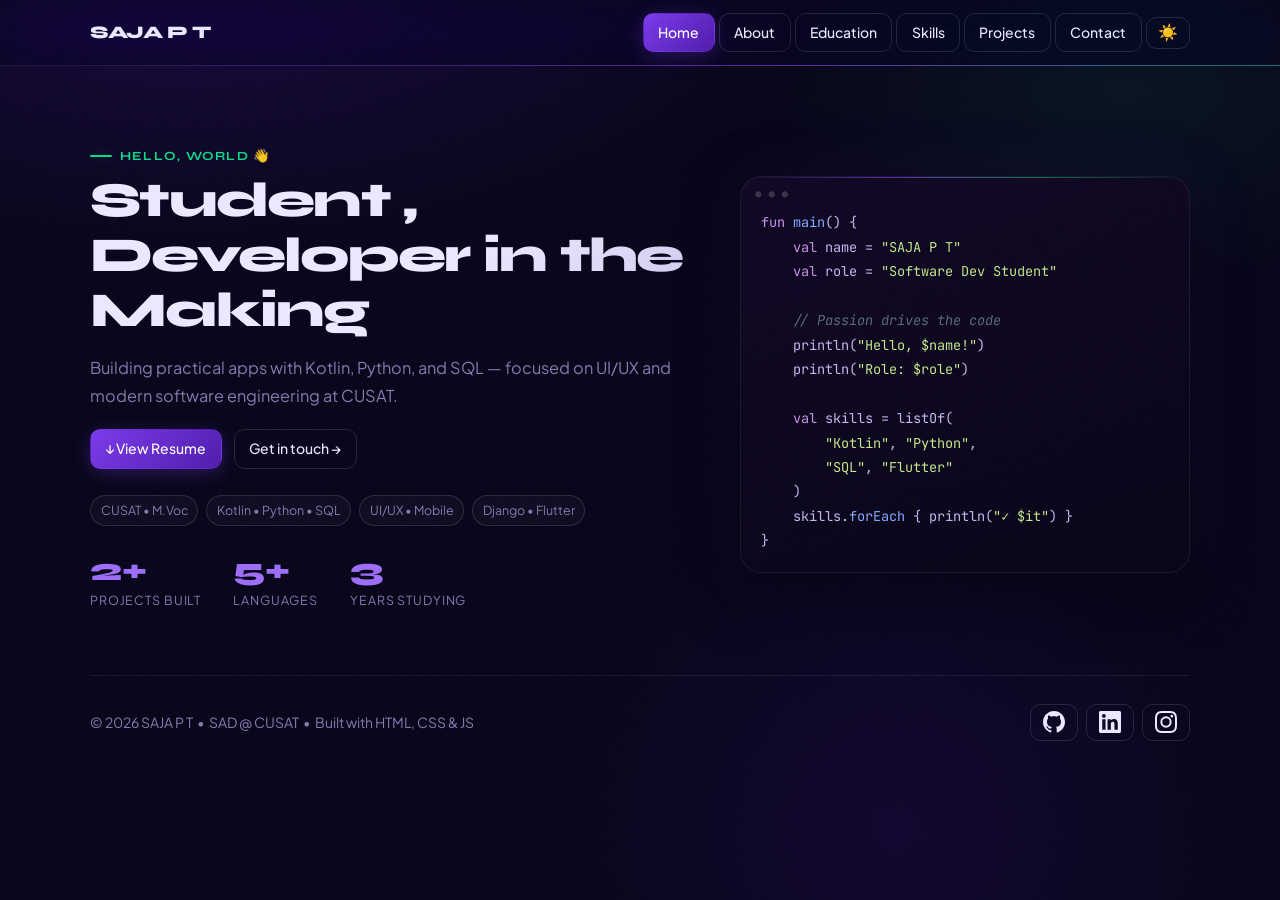
<file: index.html>
<!doctype html>
<html lang="en" data-theme="dark">
<head>
  <meta charset="utf-8">
  <meta name="viewport" content="width=device-width, initial-scale=1">
  <title>Home • SAJA P T</title>
  <meta name="description" content="Portfolio of SAJA P T — M.Voc Software Application Development student at CUSAT. Kotlin, Python, SQL, UI/UX.">
  <link rel="preconnect" href="https://fonts.googleapis.com">
  <link rel="preconnect" href="https://fonts.gstatic.com" crossorigin>
  <link href="https://fonts.googleapis.com/css2?family=Syne:wght@400;600;700;800&family=Plus+Jakarta+Sans:wght@400;500;600&family=JetBrains+Mono:wght@400;500&display=swap" rel="stylesheet">
  <link rel="stylesheet" href="css/styles.css">
</head>
<body>

  <header class="site-header">
    <div class="nav container">
      <a class="logo" href="index.html">SAJA P T</a>
      <div class="nav-right">
        <a class="btn" href="index.html">Home</a>
        <a class="btn" href="about.html">About</a>
        <a class="btn" href="education.html">Education</a>
        <a class="btn" href="skills.html">Skills</a>
        <a class="btn" href="projects.html">Projects</a>
        <a class="btn" href="contact.html">Contact</a>
        <button class="theme-toggle" aria-label="Toggle theme">☀️</button>
      </div>
    </div>
  </header>

  <main>
    <!-- ── Hero ── -->
    <section class="hero container" aria-labelledby="hero-title">
      <div>
        <p class="kicker">Hello, world 👋</p>
        <h1 id="hero-title">Student , Developer in the Making </h1>
        <p class="subtitle">
          Building practical apps with Kotlin, Python, and SQL — focused on UI/UX and modern software engineering at CUSAT.
        </p>

        <div class="cta">
          <a class="btn primary" href="assets/SAJA_PT.pdf" target="_blank" rel="noopener">↓ View Resume</a>
          <a class="btn" href="contact.html">Get in touch →</a>
        </div>

        <div class="meta" style="margin-top:1.1rem">
          <span class="pill">CUSAT • M.Voc</span>
          <span class="pill">Kotlin • Python • SQL</span>
          <span class="pill">UI/UX • Mobile</span>
          <span class="pill">Django • Flutter</span>
        </div>

        <div class="hero-stats">
          <div class="stat-item">
            <div class="stat-num">2+</div>
            <div class="stat-label">Projects Built</div>
          </div>
          <div class="stat-item">
            <div class="stat-num">5+</div>
            <div class="stat-label">Languages</div>
          </div>
          <div class="stat-item">
            <div class="stat-num">3</div>
            <div class="stat-label">Years Studying</div>
          </div>
        </div>
      </div>

      <!-- Code card -->
      <div class="code-card" aria-hidden="true">
<pre><code class="code"><span class="kw">fun</span> <span class="fn">main</span>() {
    <span class="kw">val</span> name = <span class="str">"SAJA P T"</span>
    <span class="kw">val</span> role = <span class="str">"Software Dev Student"</span>

    <span class="co">// Passion drives the code</span>
    println(<span class="str">"Hello, $name!"</span>)
    println(<span class="str">"Role: $role"</span>)

    <span class="kw">val</span> skills = listOf(
        <span class="str">"Kotlin"</span>, <span class="str">"Python"</span>,
        <span class="str">"SQL"</span>, <span class="str">"Flutter"</span>
    )
    skills.<span class="fn">forEach</span> { println(<span class="str">"✓ $it"</span>) }
}</code></pre>
      </div>
    </section>

  
  <footer class="footer container">
  <p>© <span id="year"></span> SAJA P T &nbsp;•&nbsp; SAD @ CUSAT &nbsp;•&nbsp; Built with HTML, CSS &amp; JS</p>
  <ul class="social">
    <li>
      <a class="btn" href="https://github.com/Saja-abbas" target="_blank" rel="noopener" aria-label="GitHub">
        <svg xmlns="http://www.w3.org/2000/svg" width="22" height="22" viewBox="0 0 24 24" fill="currentColor">
          <path d="M12 0C5.37 0 0 5.37 0 12c0 5.3 3.438 9.8 8.205 11.385.6.113.82-.258.82-.577 0-.285-.01-1.04-.015-2.04-3.338.724-4.042-1.61-4.042-1.61-.546-1.385-1.335-1.755-1.335-1.755-1.087-.744.084-.729.084-.729 1.205.084 1.838 1.236 1.838 1.236 1.07 1.835 2.809 1.305 3.495.998.108-.776.417-1.305.76-1.605-2.665-.3-5.466-1.332-5.466-5.93 0-1.31.465-2.38 1.235-3.22-.135-.303-.54-1.523.105-3.176 0 0 1.005-.322 3.3 1.23.96-.267 1.98-.399 3-.405 1.02.006 2.04.138 3 .405 2.28-1.552 3.285-1.23 3.285-1.23.645 1.653.24 2.873.12 3.176.765.84 1.23 1.91 1.23 3.22 0 4.61-2.805 5.625-5.475 5.92.42.36.81 1.096.81 2.22 0 1.606-.015 2.896-.015 3.286 0 .315.21.69.825.57C20.565 21.795 24 17.295 24 12c0-6.63-5.37-12-12-12z"/>
        </svg>
      </a>
    </li>
    <li>
      <a class="btn" href="https://linkedin.com/in/saja-pt" target="_blank" rel="noopener" aria-label="LinkedIn">
        <svg xmlns="http://www.w3.org/2000/svg" width="22" height="22" viewBox="0 0 24 24" fill="currentColor">
          <path d="M20.447 20.452h-3.554v-5.569c0-1.328-.027-3.037-1.852-3.037-1.853 0-2.136 1.445-2.136 2.939v5.667H9.351V9h3.414v1.561h.046c.477-.9 1.637-1.85 3.37-1.85 3.601 0 4.267 2.37 4.267 5.455v6.286zM5.337 7.433a2.062 2.062 0 0 1-2.063-2.065 2.064 2.064 0 1 1 2.063 2.065zm1.782 13.019H3.555V9h3.564v11.452zM22.225 0H1.771C.792 0 0 .774 0 1.729v20.542C0 23.227.792 24 1.771 24h20.451C23.2 24 24 23.227 24 22.271V1.729C24 .774 23.2 0 22.222 0h.003z"/>
        </svg>
      </a>
    </li>
    <li>
      <a class="btn" href="https://instagram.com/saja_bbas" target="_blank" rel="noopener" aria-label="Instagram">
        <svg xmlns="http://www.w3.org/2000/svg" width="22" height="22" viewBox="0 0 24 24" fill="currentColor">
          <path d="M12 2.163c3.204 0 3.584.012 4.85.07 3.252.148 4.771 1.691 4.919 4.919.058 1.265.069 1.645.069 4.849 0 3.205-.012 3.584-.069 4.849-.149 3.225-1.664 4.771-4.919 4.919-1.266.058-1.644.07-4.85.07-3.204 0-3.584-.012-4.849-.07-3.26-.149-4.771-1.699-4.919-4.92-.058-1.265-.07-1.644-.07-4.849 0-3.204.013-3.583.07-4.849.149-3.227 1.664-4.771 4.919-4.919 1.266-.057 1.645-.069 4.849-.069zM12 0C8.741 0 8.333.014 7.053.072 2.695.272.273 2.69.073 7.052.014 8.333 0 8.741 0 12c0 3.259.014 3.668.072 4.948.2 4.358 2.618 6.78 6.98 6.98C8.333 23.986 8.741 24 12 24c3.259 0 3.668-.014 4.948-.072 4.354-.2 6.782-2.618 6.979-6.98.059-1.28.073-1.689.073-4.948 0-3.259-.014-3.667-.072-4.947-.196-4.354-2.617-6.78-6.979-6.98C15.668.014 15.259 0 12 0zm0 5.838a6.162 6.162 0 1 0 0 12.324 6.162 6.162 0 0 0 0-12.324zM12 16a4 4 0 1 1 0-8 4 4 0 0 1 0 8zm6.406-11.845a1.44 1.44 0 1 0 0 2.881 1.44 1.44 0 0 0 0-2.881z"/>
        </svg>
      </a>
    </li>
  </ul>
</footer>

  <script src="javascript/script.js" defer></script>
</body>
</html>
</file>
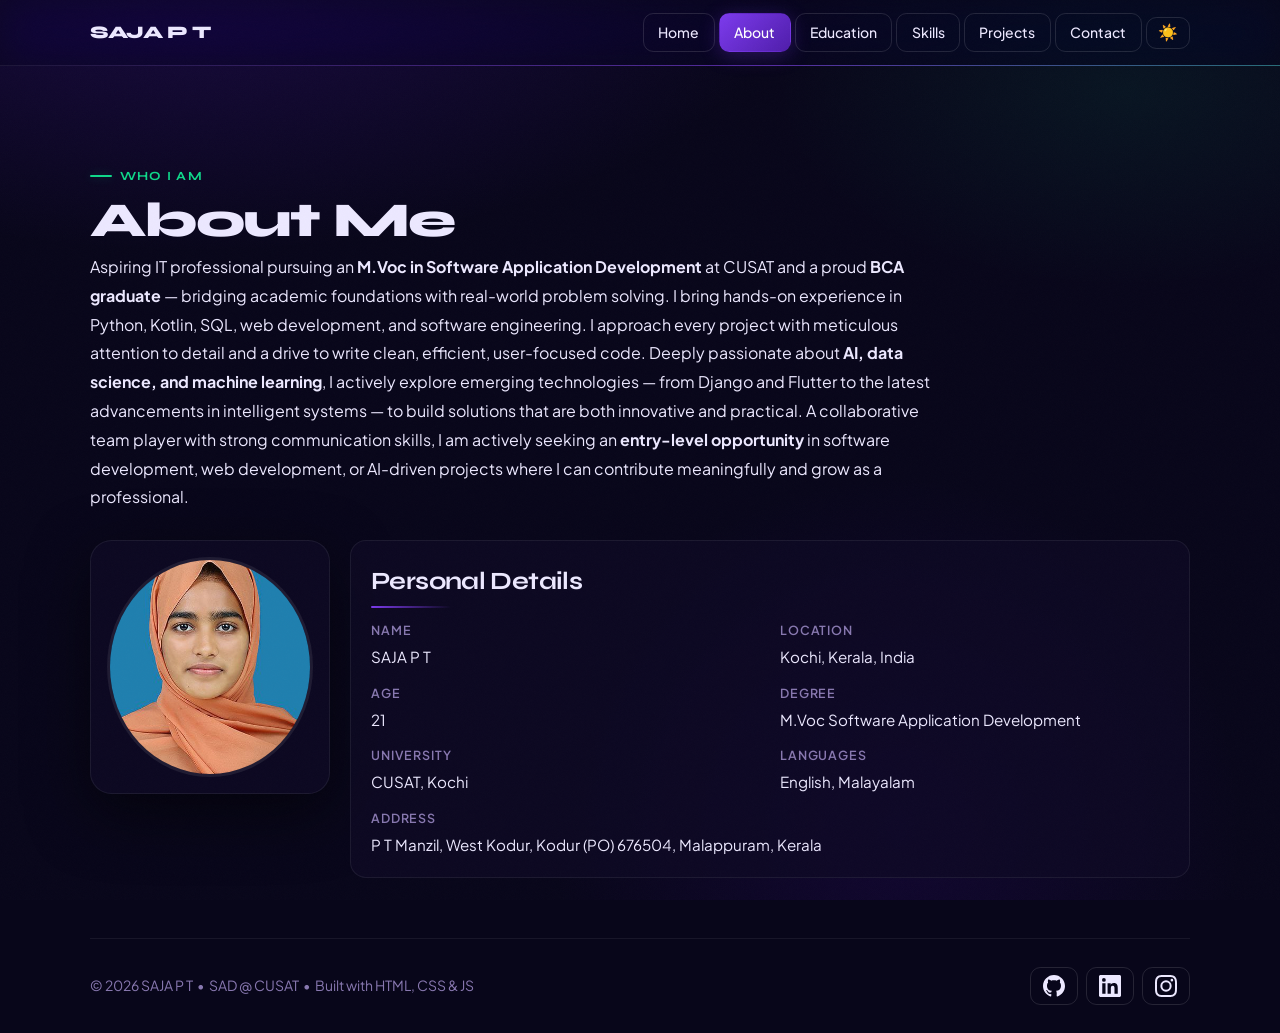
<file: about.html>
<!doctype html>
<html lang="en" data-theme="dark">
<head>
  <meta charset="utf-8">
  <meta name="viewport" content="width=device-width, initial-scale=1">
  <title>About • SAJA P T</title>
  <meta name="description" content="About SAJA P T — M.Voc Software Application Development student at CUSAT.">
  <link rel="preconnect" href="https://fonts.googleapis.com">
  <link rel="preconnect" href="https://fonts.gstatic.com" crossorigin>
  <link href="https://fonts.googleapis.com/css2?family=Syne:wght@400;600;700;800&family=Plus+Jakarta+Sans:wght@400;500;600&family=JetBrains+Mono:wght@400;500&display=swap" rel="stylesheet">
  <link rel="stylesheet" href="css/styles.css">
</head>
<body>

  <header class="site-header">
    <div class="nav container">
      <a class="logo" href="index.html">SAJA P T</a>
      <div class="nav-right">
        <a class="btn" href="index.html">Home</a>
        <a class="btn" href="about.html">About</a>
        <a class="btn" href="education.html">Education</a>
        <a class="btn" href="skills.html">Skills</a>
        <a class="btn" href="projects.html">Projects</a>
        <a class="btn" href="contact.html">Contact</a>
        <button class="theme-toggle" aria-label="Toggle theme">☀️</button>
      </div>
    </div>
  </header>

  <main>
    <section class="section container" aria-labelledby="about-title">

      <div class="page-title reveal">
        <p class="kicker">Who I am</p>
        <h1 id="about-title">About Me</h1>
      </div>

    <div class="about-intro reveal">
  <p class="about-lead">
    Aspiring IT professional pursuing an <strong>M.Voc in Software Application Development</strong> at CUSAT and a proud <strong>BCA graduate</strong> — bridging academic foundations with real-world problem solving.

   I bring hands-on experience in Python, Kotlin, SQL, web development, and software engineering. I approach every project with meticulous attention to detail and a drive to write clean, efficient, user-focused code.
    Deeply passionate about <strong>AI, data science, and machine learning</strong>, I actively explore emerging technologies — from Django and Flutter to the latest advancements in intelligent systems — to build solutions that are both innovative and practical.
    A collaborative team player with strong communication skills, I am actively seeking an <strong>entry-level opportunity</strong> in software development, web development, or AI-driven projects where I can contribute meaningfully and grow as a professional.
  </p>
</div>

      <!-- Avatar + personal details -->
      <div class="about-grid reveal">
        <figure class="avatar">
          <div class="ring"></div>
          <img src="assets/PIC.jpg" alt="Portrait of SAJA P T" width="220" height="220">
        </figure>

        <div class="panel">
          <h2 style="margin-bottom:1.1rem">Personal Details</h2>
          <dl class="personal-grid">
            <div>
              <dt>Name</dt>
              <dd>SAJA P T</dd>
            </div>
            <div>
              <dt>Location</dt>
              <dd>Kochi, Kerala, India</dd>
            </div>
            <div>
              <dt>Age</dt>
              <dd>21</dd>
            </div>
            <div>
              <dt>Degree</dt>
              <dd>M.Voc Software Application Development</dd>
            </div>
            <div>
              <dt>University</dt>
              <dd>CUSAT, Kochi</dd>
            </div>
            <div>
              <dt>Languages</dt>
              <dd>English, Malayalam</dd>
            </div>
            <div style="grid-column:1/-1">
              <dt>Address</dt>
              <dd>P T Manzil, West Kodur, Kodur (PO) 676504, Malappuram, Kerala</dd>
            </div>
          </dl>
        </div>
      </div>

    </section>
  </main>

   <footer class="footer container">
  <p>© <span id="year"></span> SAJA P T &nbsp;•&nbsp; SAD @ CUSAT &nbsp;•&nbsp; Built with HTML, CSS &amp; JS</p>
  <ul class="social">
    <li>
      <a class="btn" href="https://github.com/Saja-abbas" target="_blank" rel="noopener" aria-label="GitHub">
        <svg xmlns="http://www.w3.org/2000/svg" width="22" height="22" viewBox="0 0 24 24" fill="currentColor">
          <path d="M12 0C5.37 0 0 5.37 0 12c0 5.3 3.438 9.8 8.205 11.385.6.113.82-.258.82-.577 0-.285-.01-1.04-.015-2.04-3.338.724-4.042-1.61-4.042-1.61-.546-1.385-1.335-1.755-1.335-1.755-1.087-.744.084-.729.084-.729 1.205.084 1.838 1.236 1.838 1.236 1.07 1.835 2.809 1.305 3.495.998.108-.776.417-1.305.76-1.605-2.665-.3-5.466-1.332-5.466-5.93 0-1.31.465-2.38 1.235-3.22-.135-.303-.54-1.523.105-3.176 0 0 1.005-.322 3.3 1.23.96-.267 1.98-.399 3-.405 1.02.006 2.04.138 3 .405 2.28-1.552 3.285-1.23 3.285-1.23.645 1.653.24 2.873.12 3.176.765.84 1.23 1.91 1.23 3.22 0 4.61-2.805 5.625-5.475 5.92.42.36.81 1.096.81 2.22 0 1.606-.015 2.896-.015 3.286 0 .315.21.69.825.57C20.565 21.795 24 17.295 24 12c0-6.63-5.37-12-12-12z"/>
        </svg>
      </a>
    </li>
    <li>
      <a class="btn" href="https://linkedin.com/in/saja-pt" target="_blank" rel="noopener" aria-label="LinkedIn">
        <svg xmlns="http://www.w3.org/2000/svg" width="22" height="22" viewBox="0 0 24 24" fill="currentColor">
          <path d="M20.447 20.452h-3.554v-5.569c0-1.328-.027-3.037-1.852-3.037-1.853 0-2.136 1.445-2.136 2.939v5.667H9.351V9h3.414v1.561h.046c.477-.9 1.637-1.85 3.37-1.85 3.601 0 4.267 2.37 4.267 5.455v6.286zM5.337 7.433a2.062 2.062 0 0 1-2.063-2.065 2.064 2.064 0 1 1 2.063 2.065zm1.782 13.019H3.555V9h3.564v11.452zM22.225 0H1.771C.792 0 0 .774 0 1.729v20.542C0 23.227.792 24 1.771 24h20.451C23.2 24 24 23.227 24 22.271V1.729C24 .774 23.2 0 22.222 0h.003z"/>
        </svg>
      </a>
    </li>
    <li>
      <a class="btn" href="https://instagram.com/saja_bbas" target="_blank" rel="noopener" aria-label="Instagram">
        <svg xmlns="http://www.w3.org/2000/svg" width="22" height="22" viewBox="0 0 24 24" fill="currentColor">
          <path d="M12 2.163c3.204 0 3.584.012 4.85.07 3.252.148 4.771 1.691 4.919 4.919.058 1.265.069 1.645.069 4.849 0 3.205-.012 3.584-.069 4.849-.149 3.225-1.664 4.771-4.919 4.919-1.266.058-1.644.07-4.85.07-3.204 0-3.584-.012-4.849-.07-3.26-.149-4.771-1.699-4.919-4.92-.058-1.265-.07-1.644-.07-4.849 0-3.204.013-3.583.07-4.849.149-3.227 1.664-4.771 4.919-4.919 1.266-.057 1.645-.069 4.849-.069zM12 0C8.741 0 8.333.014 7.053.072 2.695.272.273 2.69.073 7.052.014 8.333 0 8.741 0 12c0 3.259.014 3.668.072 4.948.2 4.358 2.618 6.78 6.98 6.98C8.333 23.986 8.741 24 12 24c3.259 0 3.668-.014 4.948-.072 4.354-.2 6.782-2.618 6.979-6.98.059-1.28.073-1.689.073-4.948 0-3.259-.014-3.667-.072-4.947-.196-4.354-2.617-6.78-6.979-6.98C15.668.014 15.259 0 12 0zm0 5.838a6.162 6.162 0 1 0 0 12.324 6.162 6.162 0 0 0 0-12.324zM12 16a4 4 0 1 1 0-8 4 4 0 0 1 0 8zm6.406-11.845a1.44 1.44 0 1 0 0 2.881 1.44 1.44 0 0 0 0-2.881z"/>
        </svg>
      </a>
    </li>
  </ul>
</footer>

  <script src="javascript/script.js" defer></script>
</body>
</html>
</file>
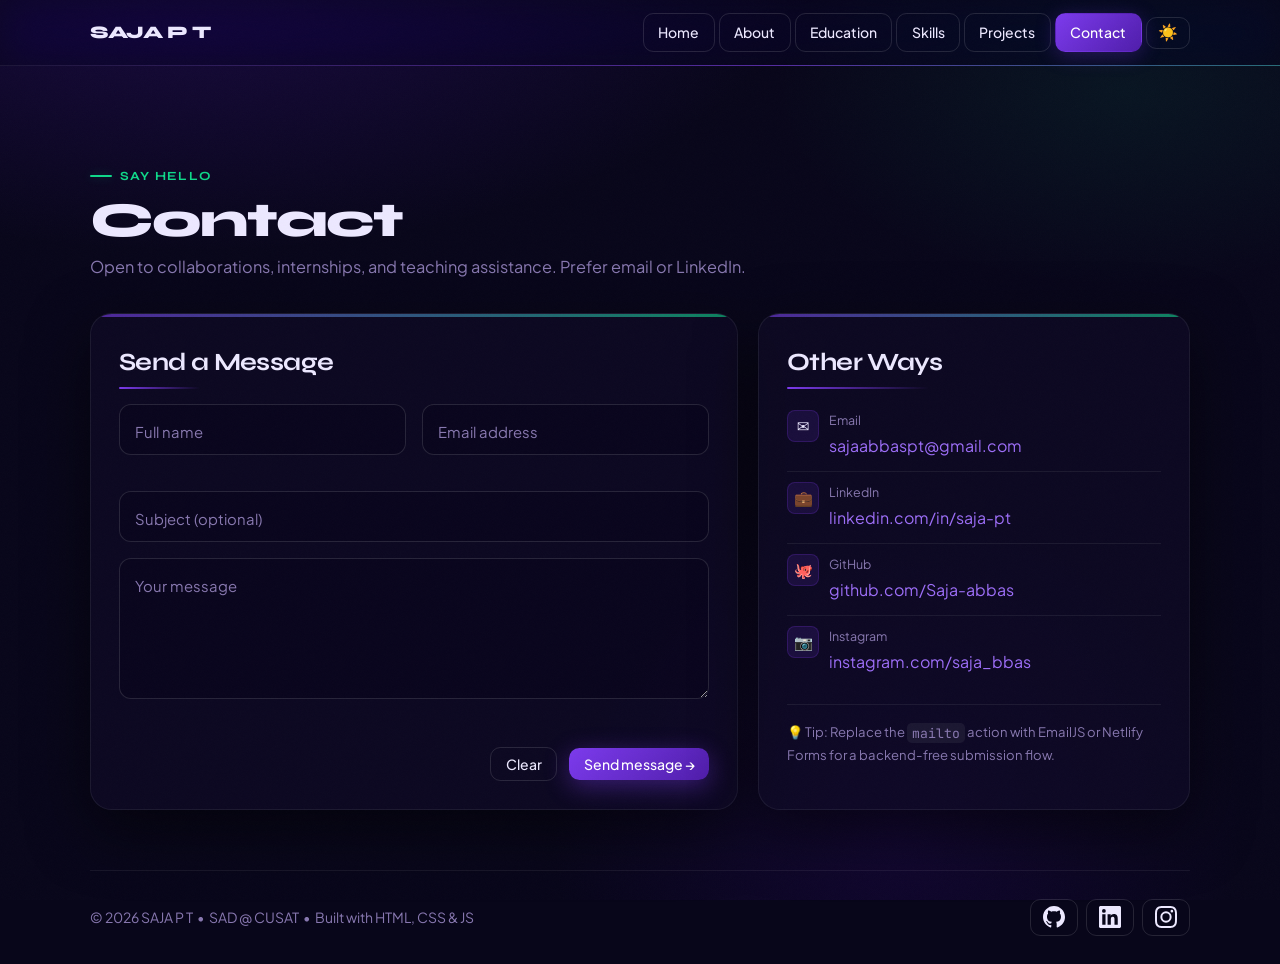
<file: contact.html>
<!doctype html>
<html lang="en" data-theme="dark">
<head>
  <meta charset="utf-8">
  <meta name="viewport" content="width=device-width, initial-scale=1">
  <title>Contact • SAJA P T</title>
  <meta name="description" content="Contact SAJA P T for collaborations, internships, or teaching assistance.">
  <link rel="preconnect" href="https://fonts.googleapis.com">
  <link rel="preconnect" href="https://fonts.gstatic.com" crossorigin>
  <link href="https://fonts.googleapis.com/css2?family=Syne:wght@400;600;700;800&family=Plus+Jakarta+Sans:wght@400;500;600&family=JetBrains+Mono:wght@400;500&display=swap" rel="stylesheet">
  <link rel="stylesheet" href="css/styles.css">
</head>
<body>

  <header class="site-header">
    <div class="nav container">
      <a class="logo" href="index.html">SAJA P T</a>
      <div class="nav-right">
        <a class="btn" href="index.html">Home</a>
        <a class="btn" href="about.html">About</a>
        <a class="btn" href="education.html">Education</a>
        <a class="btn" href="skills.html">Skills</a>
        <a class="btn" href="projects.html">Projects</a>
        <a class="btn" href="contact.html">Contact</a>
        <button class="theme-toggle" aria-label="Toggle theme">☀️</button>
      </div>
    </div>
  </header>

  <main>
    <section class="section container" aria-labelledby="contact-title">

      <div class="page-title reveal">
        <p class="kicker">Say Hello</p>
        <h1 id="contact-title">Contact</h1>
        <p class="subtitle">Open to collaborations, internships, and teaching assistance. Prefer email or LinkedIn.</p>
      </div>

      <div class="contact-wrap reveal">

        <!-- Contact form -->
       <form
  class="card contact-form"
  action="https://docs.google.com/forms/d/e/1FAIpQLScDwp9HLMfvXUNSm2BYmu6iOaawZ2ZkJZQlirnehwSpZXzB7Q/formResponse"  method="POST"
  target="hidden_iframe"
  id="contactForm"
  aria-label="Contact form"
>
  <h2 style="margin-bottom:1.25rem">Send a Message</h2>

  <div class="form-row">
    <div class="field">
      <input id="name" name="entry.738901457" type="text" autocomplete="name" placeholder=" ">
      <label for="name">Full name</label>
      <span class="field-error" id="name-error"></span>
    </div>
    <div class="field">
      <input id="email" name="entry.1418914008" type="email" autocomplete="email" placeholder=" ">
      <label for="email">Email address</label>
      <span class="field-error" id="email-error"></span>
    </div>
  </div>

  <div class="field">
    <input id="subject" name="entry.499232709" type="text" placeholder=" ">
    <label for="subject">Subject (optional)</label>
  </div>

  <div class="field">
    <textarea id="message" name="entry.515780591" rows="6" placeholder=" "></textarea>
    <label for="message">Your message</label>
    <span class="field-error" id="message-error"></span>
  </div>

  <div class="form-actions">
    <button class="btn" type="button" onclick="document.getElementById('contactForm').reset(); clearErrors();">Clear</button>
    <button class="btn glow" type="button" id="submitBtn" onclick="handleFormSubmit()">Send message →</button>
  </div>

  <p id="form-success" style="display:none; color: var(--accent); margin-top: 1rem; font-weight: 500;">
    I'll get back to you soon.
  </p>
</form>

<iframe name="hidden_iframe" id="hidden_iframe" style="display:none;"></iframe>

<style>
  .field-error {
    color: #e05c5c;
    font-size: 0.78rem;
    margin-top: 0.25rem;
    display: block;
    min-height: 1rem;
  }
  input.invalid, textarea.invalid {
    border-color: #e05c5c !important;
  }
</style>

<script>
  function clearErrors() {
    ['name', 'email', 'message'].forEach(id => {
      document.getElementById(id).classList.remove('invalid');
      document.getElementById(id + '-error').textContent = '';
    });
  }

  function handleFormSubmit() {
    clearErrors();
    const form = document.getElementById('contactForm');
    let valid = true;

    const name = document.getElementById('name');
    const email = document.getElementById('email');
    const message = document.getElementById('message');

    if (!name.value.trim()) {
      name.classList.add('invalid');
      document.getElementById('name-error').textContent = 'Full name is required.';
      valid = false;
    }

    if (!email.value.trim()) {
      email.classList.add('invalid');
      document.getElementById('email-error').textContent = 'Email address is required.';
      valid = false;
    } else if (!/^[^\s@]+@[^\s@]+\.[^\s@]+$/.test(email.value.trim())) {
      email.classList.add('invalid');
      document.getElementById('email-error').textContent = 'Please enter a valid email.';
      valid = false;
    }

    if (!message.value.trim()) {
      message.classList.add('invalid');
      document.getElementById('message-error').textContent = 'Message cannot be empty.';
      valid = false;
    }

    if (!valid) return;

    // All good — submit to Google Forms via iframe
    const btn = document.getElementById('submitBtn');
    btn.textContent = 'Sending…';
    btn.disabled = true;

    form.submit();

    setTimeout(() => {
      form.reset();
      clearErrors();
      btn.textContent = 'Send message →';
      btn.disabled = false;
      const success = document.getElementById('form-success');
      success.style.display = 'block';
      setTimeout(() => success.style.display = 'none', 5000);
    }, 800);
  }
</script>

        <!-- Aside -->
        <aside class="card contact-aside" style="display:flex;flex-direction:column;gap:0">
          <h2 style="margin-bottom:1rem">Other Ways</h2>

          <div class="aside-info">
            <div class="aside-icon">✉️</div>
            <div>
              <div style="font-size:.78rem;color:var(--muted);margin-bottom:.15rem">Email</div>
              <a href="mailto:sajaabbaspt@gmail.com">sajaabbaspt@gmail.com</a>
            </div>
          </div>

          <div class="aside-info">
            <div class="aside-icon">💼</div>
            <div>
              <div style="font-size:.78rem;color:var(--muted);margin-bottom:.15rem">LinkedIn</div>
              <a href="https://linkedin.com/in/saja-pt" target="_blank" rel="noopener">linkedin.com/in/saja-pt</a>
            </div>
          </div>

          <div class="aside-info">
            <div class="aside-icon">🐙</div>
            <div>
              <div style="font-size:.78rem;color:var(--muted);margin-bottom:.15rem">GitHub</div>
              <a href="https://github.com/Saja-abbas" target="_blank" rel="noopener">github.com/Saja-abbas</a>
            </div>
          </div>

          <div class="aside-info">
            <div class="aside-icon">📷</div>
            <div>
              <div style="font-size:.78rem;color:var(--muted);margin-bottom:.15rem">Instagram</div>
              <a href="https://instagram.com/saja_bbas" target="_blank" rel="noopener">instagram.com/saja_bbas</a>
            </div>
          </div>

          <p class="muted" style="font-size:.82rem;margin-top:1.1rem;line-height:1.65;border-top:1px solid var(--border);padding-top:1rem">
            💡 Tip: Replace the <code style="font-family:var(--font-m);background:rgba(255,255,255,.06);padding:.1rem .3rem;border-radius:.3rem">mailto</code> action with EmailJS or Netlify Forms for a backend-free submission flow.
          </p>
        </aside>

      </div>
    </section>
  </main>

  <footer class="footer container">
  <p>© <span id="year"></span> SAJA P T &nbsp;•&nbsp; SAD @ CUSAT &nbsp;•&nbsp; Built with HTML, CSS &amp; JS</p>
  <ul class="social">
    <li>
      <a class="btn" href="https://github.com/Saja-abbas" target="_blank" rel="noopener" aria-label="GitHub">
        <svg xmlns="http://www.w3.org/2000/svg" width="22" height="22" viewBox="0 0 24 24" fill="currentColor">
          <path d="M12 0C5.37 0 0 5.37 0 12c0 5.3 3.438 9.8 8.205 11.385.6.113.82-.258.82-.577 0-.285-.01-1.04-.015-2.04-3.338.724-4.042-1.61-4.042-1.61-.546-1.385-1.335-1.755-1.335-1.755-1.087-.744.084-.729.084-.729 1.205.084 1.838 1.236 1.838 1.236 1.07 1.835 2.809 1.305 3.495.998.108-.776.417-1.305.76-1.605-2.665-.3-5.466-1.332-5.466-5.93 0-1.31.465-2.38 1.235-3.22-.135-.303-.54-1.523.105-3.176 0 0 1.005-.322 3.3 1.23.96-.267 1.98-.399 3-.405 1.02.006 2.04.138 3 .405 2.28-1.552 3.285-1.23 3.285-1.23.645 1.653.24 2.873.12 3.176.765.84 1.23 1.91 1.23 3.22 0 4.61-2.805 5.625-5.475 5.92.42.36.81 1.096.81 2.22 0 1.606-.015 2.896-.015 3.286 0 .315.21.69.825.57C20.565 21.795 24 17.295 24 12c0-6.63-5.37-12-12-12z"/>
        </svg>
      </a>
    </li>
    <li>
      <a class="btn" href="https://linkedin.com/in/saja-pt" target="_blank" rel="noopener" aria-label="LinkedIn">
        <svg xmlns="http://www.w3.org/2000/svg" width="22" height="22" viewBox="0 0 24 24" fill="currentColor">
          <path d="M20.447 20.452h-3.554v-5.569c0-1.328-.027-3.037-1.852-3.037-1.853 0-2.136 1.445-2.136 2.939v5.667H9.351V9h3.414v1.561h.046c.477-.9 1.637-1.85 3.37-1.85 3.601 0 4.267 2.37 4.267 5.455v6.286zM5.337 7.433a2.062 2.062 0 0 1-2.063-2.065 2.064 2.064 0 1 1 2.063 2.065zm1.782 13.019H3.555V9h3.564v11.452zM22.225 0H1.771C.792 0 0 .774 0 1.729v20.542C0 23.227.792 24 1.771 24h20.451C23.2 24 24 23.227 24 22.271V1.729C24 .774 23.2 0 22.222 0h.003z"/>
        </svg>
      </a>
    </li>
    <li>
      <a class="btn" href="https://instagram.com/saja_bbas" target="_blank" rel="noopener" aria-label="Instagram">
        <svg xmlns="http://www.w3.org/2000/svg" width="22" height="22" viewBox="0 0 24 24" fill="currentColor">
          <path d="M12 2.163c3.204 0 3.584.012 4.85.07 3.252.148 4.771 1.691 4.919 4.919.058 1.265.069 1.645.069 4.849 0 3.205-.012 3.584-.069 4.849-.149 3.225-1.664 4.771-4.919 4.919-1.266.058-1.644.07-4.85.07-3.204 0-3.584-.012-4.849-.07-3.26-.149-4.771-1.699-4.919-4.92-.058-1.265-.07-1.644-.07-4.849 0-3.204.013-3.583.07-4.849.149-3.227 1.664-4.771 4.919-4.919 1.266-.057 1.645-.069 4.849-.069zM12 0C8.741 0 8.333.014 7.053.072 2.695.272.273 2.69.073 7.052.014 8.333 0 8.741 0 12c0 3.259.014 3.668.072 4.948.2 4.358 2.618 6.78 6.98 6.98C8.333 23.986 8.741 24 12 24c3.259 0 3.668-.014 4.948-.072 4.354-.2 6.782-2.618 6.979-6.98.059-1.28.073-1.689.073-4.948 0-3.259-.014-3.667-.072-4.947-.196-4.354-2.617-6.78-6.979-6.98C15.668.014 15.259 0 12 0zm0 5.838a6.162 6.162 0 1 0 0 12.324 6.162 6.162 0 0 0 0-12.324zM12 16a4 4 0 1 1 0-8 4 4 0 0 1 0 8zm6.406-11.845a1.44 1.44 0 1 0 0 2.881 1.44 1.44 0 0 0 0-2.881z"/>
        </svg>
      </a>
    </li>
  </ul>
</footer>

  <script src="javascript/script.js" defer></script>
</body>
</html>
</file>
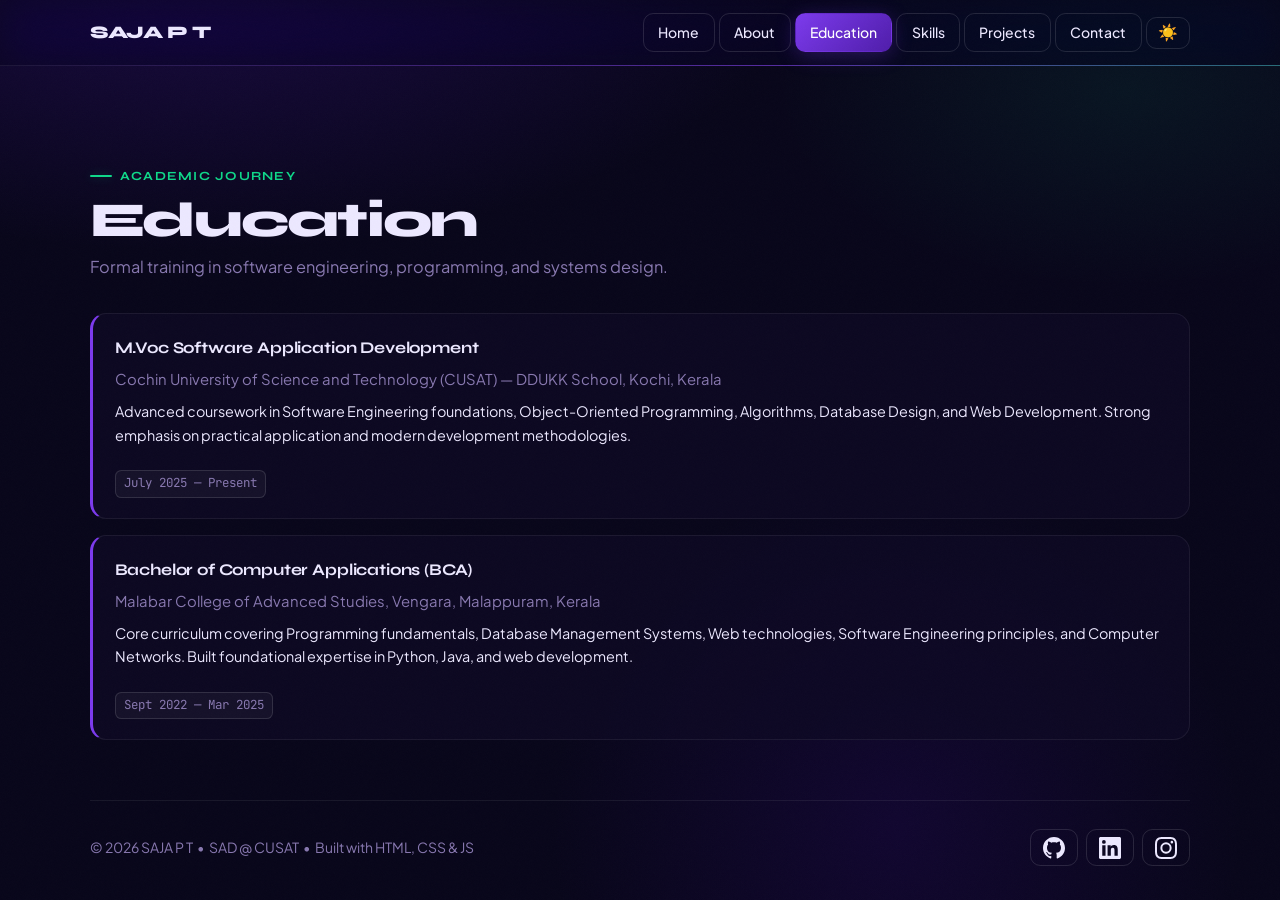
<file: education.html>
<!doctype html>
<html lang="en" data-theme="dark">
<head>
  <meta charset="utf-8">
  <meta name="viewport" content="width=device-width, initial-scale=1">
  <title>Education • SAJA P T</title>
  <meta name="description" content="Education history of SAJA P T — CUSAT and Malabar College.">
  <link rel="preconnect" href="https://fonts.googleapis.com">
  <link rel="preconnect" href="https://fonts.gstatic.com" crossorigin>
  <link href="https://fonts.googleapis.com/css2?family=Syne:wght@400;600;700;800&family=Plus+Jakarta+Sans:wght@400;500;600&family=JetBrains+Mono:wght@400;500&display=swap" rel="stylesheet">
  <link rel="stylesheet" href="css/styles.css">
</head>
<body>

  <header class="site-header">
    <div class="nav container">
      <a class="logo" href="index.html">SAJA P T</a>
      <div class="nav-right">
        <a class="btn" href="index.html">Home</a>
        <a class="btn" href="about.html">About</a>
        <a class="btn" href="education.html">Education</a>
        <a class="btn" href="skills.html">Skills</a>
        <a class="btn" href="projects.html">Projects</a>
        <a class="btn" href="contact.html">Contact</a>
        <button class="theme-toggle" aria-label="Toggle theme">☀️</button>
      </div>
    </div>
  </header>

  <main>
    <section class="section container" aria-labelledby="edu-title">

      <div class="page-title reveal">
        <p class="kicker">Academic Journey</p>
        <h1 id="edu-title">Education</h1>
        <p class="subtitle">Formal training in software engineering, programming, and systems design.</p>
      </div>

      <ul class="list-edu stagger reveal">
        <li>
          <div style="display:flex; justify-content:space-between; align-items:flex-start; gap:1rem; flex-wrap:wrap">
            <div>
              <strong>M.Voc Software Application Development</strong>
              <p class="muted" style="margin:.35rem 0 .5rem; font-size:.93rem">
                Cochin University of Science and Technology (CUSAT) — DDUKK School, Kochi, Kerala
              </p>
              <p style="font-size:.9rem; color:var(--text); line-height:1.65">
                Advanced coursework in Software Engineering foundations, Object-Oriented Programming, Algorithms, Database Design, and Web Development. Strong emphasis on practical application and modern development methodologies.
              </p>
            </div>
            <span class="edu-year">July 2025 — Present</span>
          </div>
        </li>

        <li>
          <div style="display:flex; justify-content:space-between; align-items:flex-start; gap:1rem; flex-wrap:wrap">
            <div>
              <strong>Bachelor of Computer Applications (BCA)</strong>
              <p class="muted" style="margin:.35rem 0 .5rem; font-size:.93rem">
                Malabar College of Advanced Studies, Vengara, Malappuram, Kerala
              </p>
              <p style="font-size:.9rem; color:var(--text); line-height:1.65">
                Core curriculum covering Programming fundamentals, Database Management Systems, Web technologies, Software Engineering principles, and Computer Networks. Built foundational expertise in Python, Java, and web development.
              </p>
            </div>
            <span class="edu-year">Sept 2022 — Mar 2025</span>
          </div>
        </li>
      </ul>

    </section>
  </main>

    <footer class="footer container">
  <p>© <span id="year"></span> SAJA P T &nbsp;•&nbsp; SAD @ CUSAT &nbsp;•&nbsp; Built with HTML, CSS &amp; JS</p>
  <ul class="social">
    <li>
      <a class="btn" href="https://github.com/Saja-abbas" target="_blank" rel="noopener" aria-label="GitHub">
        <svg xmlns="http://www.w3.org/2000/svg" width="22" height="22" viewBox="0 0 24 24" fill="currentColor">
          <path d="M12 0C5.37 0 0 5.37 0 12c0 5.3 3.438 9.8 8.205 11.385.6.113.82-.258.82-.577 0-.285-.01-1.04-.015-2.04-3.338.724-4.042-1.61-4.042-1.61-.546-1.385-1.335-1.755-1.335-1.755-1.087-.744.084-.729.084-.729 1.205.084 1.838 1.236 1.838 1.236 1.07 1.835 2.809 1.305 3.495.998.108-.776.417-1.305.76-1.605-2.665-.3-5.466-1.332-5.466-5.93 0-1.31.465-2.38 1.235-3.22-.135-.303-.54-1.523.105-3.176 0 0 1.005-.322 3.3 1.23.96-.267 1.98-.399 3-.405 1.02.006 2.04.138 3 .405 2.28-1.552 3.285-1.23 3.285-1.23.645 1.653.24 2.873.12 3.176.765.84 1.23 1.91 1.23 3.22 0 4.61-2.805 5.625-5.475 5.92.42.36.81 1.096.81 2.22 0 1.606-.015 2.896-.015 3.286 0 .315.21.69.825.57C20.565 21.795 24 17.295 24 12c0-6.63-5.37-12-12-12z"/>
        </svg>
      </a>
    </li>
    <li>
      <a class="btn" href="https://linkedin.com/in/saja-pt" target="_blank" rel="noopener" aria-label="LinkedIn">
        <svg xmlns="http://www.w3.org/2000/svg" width="22" height="22" viewBox="0 0 24 24" fill="currentColor">
          <path d="M20.447 20.452h-3.554v-5.569c0-1.328-.027-3.037-1.852-3.037-1.853 0-2.136 1.445-2.136 2.939v5.667H9.351V9h3.414v1.561h.046c.477-.9 1.637-1.85 3.37-1.85 3.601 0 4.267 2.37 4.267 5.455v6.286zM5.337 7.433a2.062 2.062 0 0 1-2.063-2.065 2.064 2.064 0 1 1 2.063 2.065zm1.782 13.019H3.555V9h3.564v11.452zM22.225 0H1.771C.792 0 0 .774 0 1.729v20.542C0 23.227.792 24 1.771 24h20.451C23.2 24 24 23.227 24 22.271V1.729C24 .774 23.2 0 22.222 0h.003z"/>
        </svg>
      </a>
    </li>
    <li>
      <a class="btn" href="https://instagram.com/saja_bbas" target="_blank" rel="noopener" aria-label="Instagram">
        <svg xmlns="http://www.w3.org/2000/svg" width="22" height="22" viewBox="0 0 24 24" fill="currentColor">
          <path d="M12 2.163c3.204 0 3.584.012 4.85.07 3.252.148 4.771 1.691 4.919 4.919.058 1.265.069 1.645.069 4.849 0 3.205-.012 3.584-.069 4.849-.149 3.225-1.664 4.771-4.919 4.919-1.266.058-1.644.07-4.85.07-3.204 0-3.584-.012-4.849-.07-3.26-.149-4.771-1.699-4.919-4.92-.058-1.265-.07-1.644-.07-4.849 0-3.204.013-3.583.07-4.849.149-3.227 1.664-4.771 4.919-4.919 1.266-.057 1.645-.069 4.849-.069zM12 0C8.741 0 8.333.014 7.053.072 2.695.272.273 2.69.073 7.052.014 8.333 0 8.741 0 12c0 3.259.014 3.668.072 4.948.2 4.358 2.618 6.78 6.98 6.98C8.333 23.986 8.741 24 12 24c3.259 0 3.668-.014 4.948-.072 4.354-.2 6.782-2.618 6.979-6.98.059-1.28.073-1.689.073-4.948 0-3.259-.014-3.667-.072-4.947-.196-4.354-2.617-6.78-6.979-6.98C15.668.014 15.259 0 12 0zm0 5.838a6.162 6.162 0 1 0 0 12.324 6.162 6.162 0 0 0 0-12.324zM12 16a4 4 0 1 1 0-8 4 4 0 0 1 0 8zm6.406-11.845a1.44 1.44 0 1 0 0 2.881 1.44 1.44 0 0 0 0-2.881z"/>
        </svg>
      </a>
    </li>
  </ul>
</footer>

  <script src="javascript/script.js" defer></script>
</body>
</html>
</file>
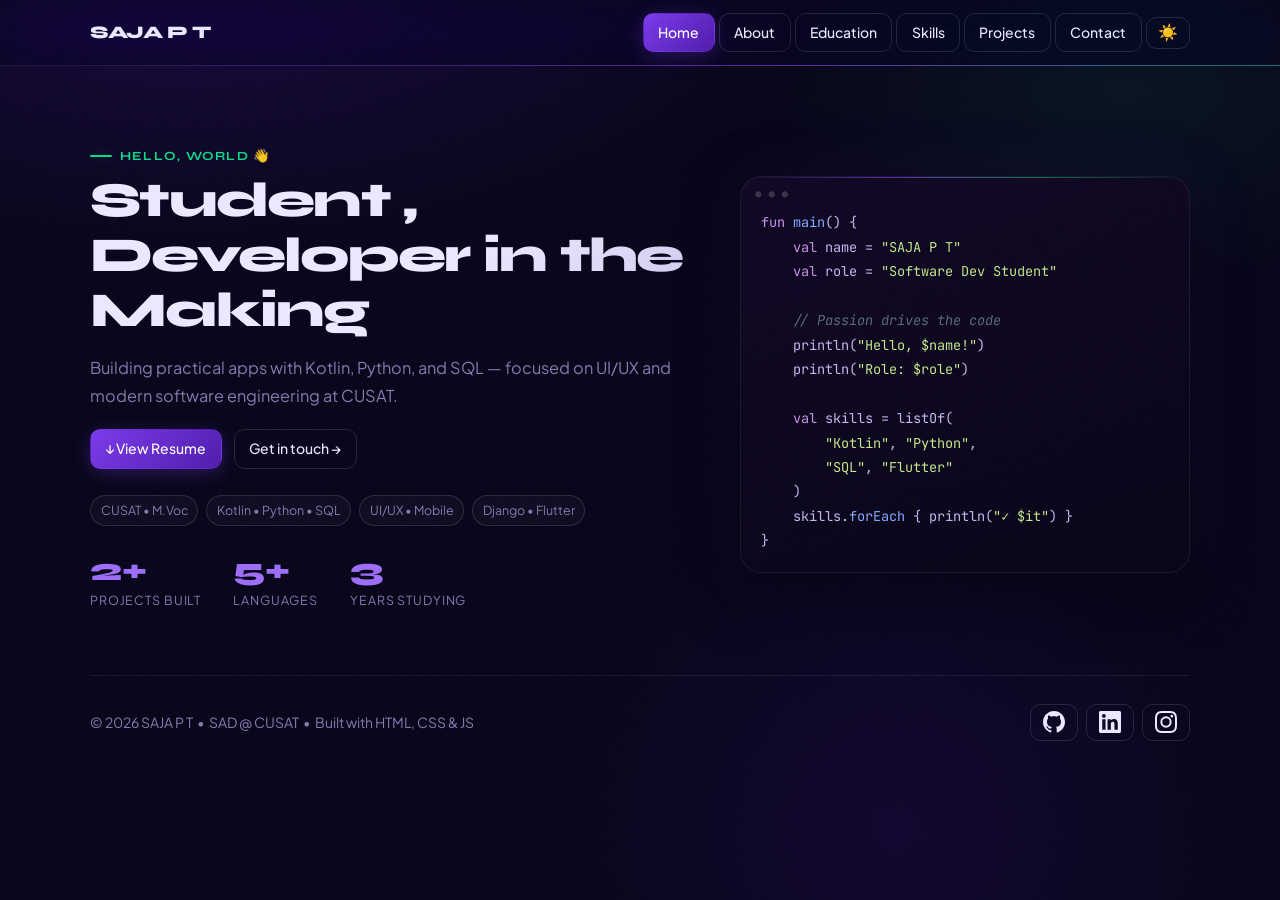
<file: home.html>
<!doctype html>
<html lang="en" data-theme="dark">
<head>
  <meta charset="utf-8">
  <meta name="viewport" content="width=device-width, initial-scale=1">
  <title>Home • SAJA P T</title>
  <meta name="description" content="Portfolio of SAJA P T — M.Voc Software Application Development student at CUSAT. Kotlin, Python, SQL, UI/UX.">
  <link rel="preconnect" href="https://fonts.googleapis.com">
  <link rel="preconnect" href="https://fonts.gstatic.com" crossorigin>
  <link href="https://fonts.googleapis.com/css2?family=Syne:wght@400;600;700;800&family=Plus+Jakarta+Sans:wght@400;500;600&family=JetBrains+Mono:wght@400;500&display=swap" rel="stylesheet">
  <link rel="stylesheet" href="css/styles.css">
</head>
<body>

  <header class="site-header">
    <div class="nav container">
      <a class="logo" href="home.html">SAJA P T</a>
      <div class="nav-right">
        <a class="btn" href="home.html">Home</a>
        <a class="btn" href="about.html">About</a>
        <a class="btn" href="education.html">Education</a>
        <a class="btn" href="skills.html">Skills</a>
        <a class="btn" href="projects.html">Projects</a>
        <a class="btn" href="contact.html">Contact</a>
        <button class="theme-toggle" aria-label="Toggle theme">☀️</button>
      </div>
    </div>
  </header>

  <main>
    <!-- ── Hero ── -->
    <section class="hero container" aria-labelledby="hero-title">
      <div>
        <p class="kicker">Hello, world 👋</p>
        <h1 id="hero-title">Student , Developer in the Making </h1>
        <p class="subtitle">
          Building practical apps with Kotlin, Python, and SQL — focused on UI/UX and modern software engineering at CUSAT.
        </p>

        <div class="cta">
          <a class="btn primary" href="assets/SAJA_PT.pdf" target="_blank" rel="noopener">↓ View Resume</a>
          <a class="btn" href="contact.html">Get in touch →</a>
        </div>

        <div class="meta" style="margin-top:1.1rem">
          <span class="pill">CUSAT • M.Voc</span>
          <span class="pill">Kotlin • Python • SQL</span>
          <span class="pill">UI/UX • Mobile</span>
          <span class="pill">Django • Flutter</span>
        </div>

        <div class="hero-stats">
          <div class="stat-item">
            <div class="stat-num">2+</div>
            <div class="stat-label">Projects Built</div>
          </div>
          <div class="stat-item">
            <div class="stat-num">5+</div>
            <div class="stat-label">Languages</div>
          </div>
          <div class="stat-item">
            <div class="stat-num">3</div>
            <div class="stat-label">Years Studying</div>
          </div>
        </div>
      </div>

      <!-- Code card -->
      <div class="code-card" aria-hidden="true">
<pre><code class="code"><span class="kw">fun</span> <span class="fn">main</span>() {
    <span class="kw">val</span> name = <span class="str">"SAJA P T"</span>
    <span class="kw">val</span> role = <span class="str">"Software Dev Student"</span>

    <span class="co">// Passion drives the code</span>
    println(<span class="str">"Hello, $name!"</span>)
    println(<span class="str">"Role: $role"</span>)

    <span class="kw">val</span> skills = listOf(
        <span class="str">"Kotlin"</span>, <span class="str">"Python"</span>,
        <span class="str">"SQL"</span>, <span class="str">"Flutter"</span>
    )
    skills.<span class="fn">forEach</span> { println(<span class="str">"✓ $it"</span>) }
}</code></pre>
      </div>
    </section>

  
  <footer class="footer container">
  <p>© <span id="year"></span> SAJA P T &nbsp;•&nbsp; SAD @ CUSAT &nbsp;•&nbsp; Built with HTML, CSS &amp; JS</p>
  <ul class="social">
    <li>
      <a class="btn" href="https://github.com/Saja-abbas" target="_blank" rel="noopener" aria-label="GitHub">
        <svg xmlns="http://www.w3.org/2000/svg" width="22" height="22" viewBox="0 0 24 24" fill="currentColor">
          <path d="M12 0C5.37 0 0 5.37 0 12c0 5.3 3.438 9.8 8.205 11.385.6.113.82-.258.82-.577 0-.285-.01-1.04-.015-2.04-3.338.724-4.042-1.61-4.042-1.61-.546-1.385-1.335-1.755-1.335-1.755-1.087-.744.084-.729.084-.729 1.205.084 1.838 1.236 1.838 1.236 1.07 1.835 2.809 1.305 3.495.998.108-.776.417-1.305.76-1.605-2.665-.3-5.466-1.332-5.466-5.93 0-1.31.465-2.38 1.235-3.22-.135-.303-.54-1.523.105-3.176 0 0 1.005-.322 3.3 1.23.96-.267 1.98-.399 3-.405 1.02.006 2.04.138 3 .405 2.28-1.552 3.285-1.23 3.285-1.23.645 1.653.24 2.873.12 3.176.765.84 1.23 1.91 1.23 3.22 0 4.61-2.805 5.625-5.475 5.92.42.36.81 1.096.81 2.22 0 1.606-.015 2.896-.015 3.286 0 .315.21.69.825.57C20.565 21.795 24 17.295 24 12c0-6.63-5.37-12-12-12z"/>
        </svg>
      </a>
    </li>
    <li>
      <a class="btn" href="https://linkedin.com/in/saja-pt" target="_blank" rel="noopener" aria-label="LinkedIn">
        <svg xmlns="http://www.w3.org/2000/svg" width="22" height="22" viewBox="0 0 24 24" fill="currentColor">
          <path d="M20.447 20.452h-3.554v-5.569c0-1.328-.027-3.037-1.852-3.037-1.853 0-2.136 1.445-2.136 2.939v5.667H9.351V9h3.414v1.561h.046c.477-.9 1.637-1.85 3.37-1.85 3.601 0 4.267 2.37 4.267 5.455v6.286zM5.337 7.433a2.062 2.062 0 0 1-2.063-2.065 2.064 2.064 0 1 1 2.063 2.065zm1.782 13.019H3.555V9h3.564v11.452zM22.225 0H1.771C.792 0 0 .774 0 1.729v20.542C0 23.227.792 24 1.771 24h20.451C23.2 24 24 23.227 24 22.271V1.729C24 .774 23.2 0 22.222 0h.003z"/>
        </svg>
      </a>
    </li>
    <li>
      <a class="btn" href="https://instagram.com/saja_bbas" target="_blank" rel="noopener" aria-label="Instagram">
        <svg xmlns="http://www.w3.org/2000/svg" width="22" height="22" viewBox="0 0 24 24" fill="currentColor">
          <path d="M12 2.163c3.204 0 3.584.012 4.85.07 3.252.148 4.771 1.691 4.919 4.919.058 1.265.069 1.645.069 4.849 0 3.205-.012 3.584-.069 4.849-.149 3.225-1.664 4.771-4.919 4.919-1.266.058-1.644.07-4.85.07-3.204 0-3.584-.012-4.849-.07-3.26-.149-4.771-1.699-4.919-4.92-.058-1.265-.07-1.644-.07-4.849 0-3.204.013-3.583.07-4.849.149-3.227 1.664-4.771 4.919-4.919 1.266-.057 1.645-.069 4.849-.069zM12 0C8.741 0 8.333.014 7.053.072 2.695.272.273 2.69.073 7.052.014 8.333 0 8.741 0 12c0 3.259.014 3.668.072 4.948.2 4.358 2.618 6.78 6.98 6.98C8.333 23.986 8.741 24 12 24c3.259 0 3.668-.014 4.948-.072 4.354-.2 6.782-2.618 6.979-6.98.059-1.28.073-1.689.073-4.948 0-3.259-.014-3.667-.072-4.947-.196-4.354-2.617-6.78-6.979-6.98C15.668.014 15.259 0 12 0zm0 5.838a6.162 6.162 0 1 0 0 12.324 6.162 6.162 0 0 0 0-12.324zM12 16a4 4 0 1 1 0-8 4 4 0 0 1 0 8zm6.406-11.845a1.44 1.44 0 1 0 0 2.881 1.44 1.44 0 0 0 0-2.881z"/>
        </svg>
      </a>
    </li>
  </ul>
</footer>

  <script src="javascript/script.js" defer></script>
</body>
</html>
</file>
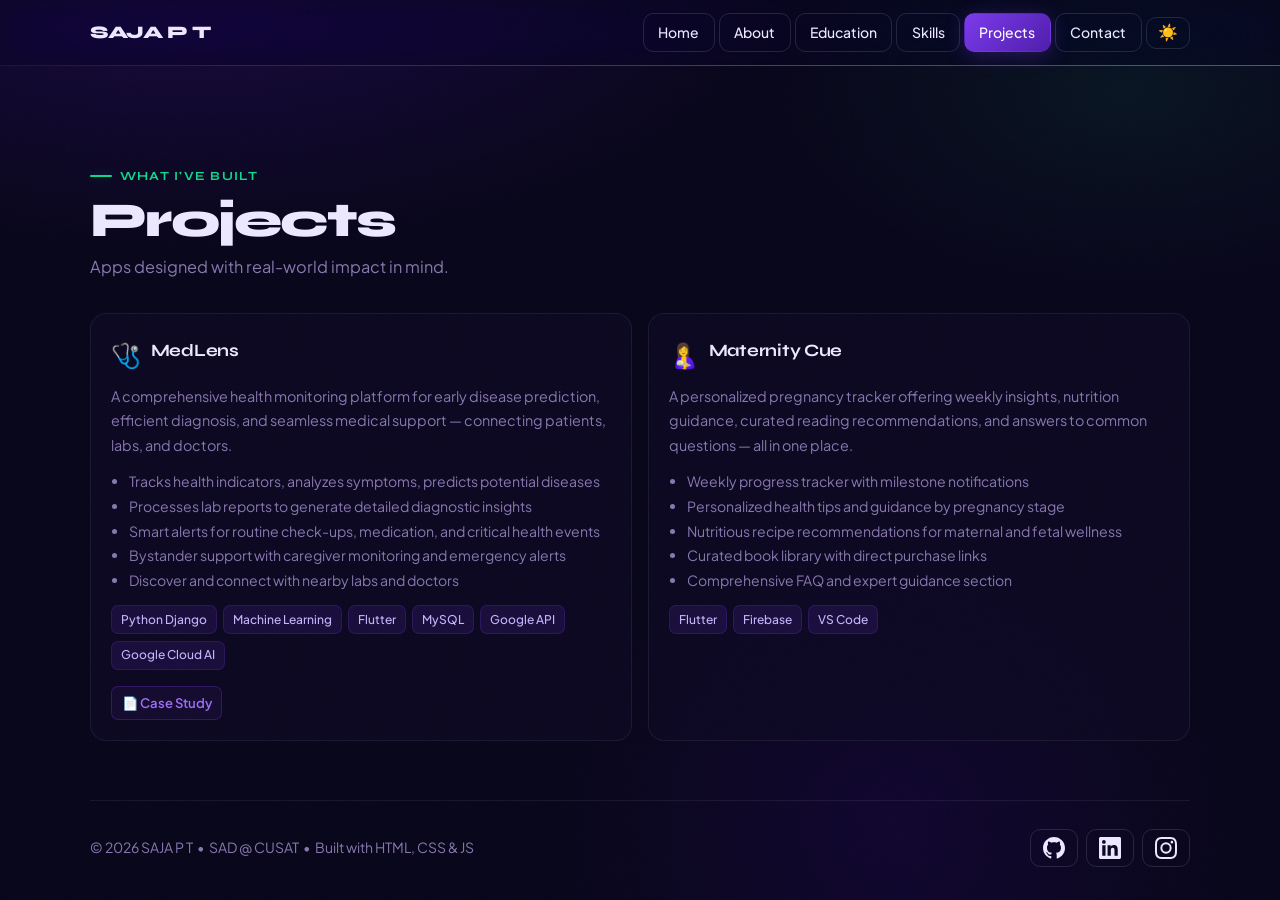
<file: projects.html>
<!doctype html>
<html lang="en" data-theme="dark">
<head>
  <meta charset="utf-8">
  <meta name="viewport" content="width=device-width, initial-scale=1">
  <title>Projects • SAJA P T</title>
  <meta name="description" content="Projects by SAJA P T — MedLens and Maternity Cue.">
  <link rel="preconnect" href="https://fonts.googleapis.com">
  <link rel="preconnect" href="https://fonts.gstatic.com" crossorigin>
  <link href="https://fonts.googleapis.com/css2?family=Syne:wght@400;600;700;800&family=Plus+Jakarta+Sans:wght@400;500;600&family=JetBrains+Mono:wght@400;500&display=swap" rel="stylesheet">
  <link rel="stylesheet" href="css/styles.css">
</head>
<body>

  <header class="site-header">
    <div class="nav container">
      <a class="logo" href="index.html">SAJA P T</a>
      <div class="nav-right">
        <a class="btn" href="index.html">Home</a>
        <a class="btn" href="about.html">About</a>
        <a class="btn" href="education.html">Education</a>
        <a class="btn" href="skills.html">Skills</a>
        <a class="btn" href="projects.html">Projects</a>
        <a class="btn" href="contact.html">Contact</a>
        <button class="theme-toggle" aria-label="Toggle theme">☀️</button>
      </div>
    </div>
  </header>

  <main>
    <section class="section container" aria-labelledby="projects-title">

      <div class="page-title reveal">
        <p class="kicker">What I've Built</p>
        <h1 id="projects-title">Projects</h1>
        <p class="subtitle">Apps designed with real-world impact in mind.</p>
      </div>

      <div class="grid projects stagger reveal">

        <!-- MedLens -->
        <article class="panel project-card">
          <div class="project-body">
            <div style="display:flex;align-items:center;gap:.6rem;margin-bottom:.6rem">
              <span style="font-size:1.5rem">🩺</span>
              <h3>MedLens</h3>
            </div>
            <p class="muted" style="font-size:.9rem;line-height:1.7;margin-bottom:.75rem">
              A comprehensive health monitoring platform for early disease prediction, efficient diagnosis, and seamless medical support — connecting patients, labs, and doctors.
            </p>
            <ul class="muted" style="font-size:.88rem;line-height:1.75;padding-left:1.15rem;margin:.5rem 0">
              <li>Tracks health indicators, analyzes symptoms, predicts potential diseases</li>
              <li>Processes lab reports to generate detailed diagnostic insights</li>
              <li>Smart alerts for routine check-ups, medication, and critical health events</li>
              <li>Bystander support with caregiver monitoring and emergency alerts</li>
              <li>Discover and connect with nearby labs and doctors</li>
            </ul>
            <ul class="tags">
              <li>Python Django</li>
              <li>Machine Learning</li>
              <li>Flutter</li>
              <li>MySQL</li>
              <li>Google API</li>
              <li>Google Cloud AI</li>
            </ul>
          </div>
          <div class="proj-links">
            <a class="proj-link" href="assets/MedLens.pdf" target="_blank" rel="noopener">📄 Case Study</a>
          </div>
        </article>

        <!-- Maternity Cue -->
        <article class="panel project-card">
          <div class="project-body">
            <div style="display:flex;align-items:center;gap:.6rem;margin-bottom:.6rem">
              <span style="font-size:1.5rem">🤱</span>
              <h3>Maternity Cue</h3>
            </div>
            <p class="muted" style="font-size:.9rem;line-height:1.7;margin-bottom:.75rem">
              A personalized pregnancy tracker offering weekly insights, nutrition guidance, curated reading recommendations, and answers to common questions — all in one place.
            </p>
            <ul class="muted" style="font-size:.88rem;line-height:1.75;padding-left:1.15rem;margin:.5rem 0">
              <li>Weekly progress tracker with milestone notifications</li>
              <li>Personalized health tips and guidance by pregnancy stage</li>
              <li>Nutritious recipe recommendations for maternal and fetal wellness</li>
              <li>Curated book library with direct purchase links</li>
              <li>Comprehensive FAQ and expert guidance section</li>
            </ul>
            <ul class="tags">
              <li>Flutter</li>
              <li>Firebase</li>
              <li>VS Code</li>
            </ul>
          </div>
         
        </article>

      </div>
    </section>
  </main>

  <footer class="footer container">
  <p>© <span id="year"></span> SAJA P T &nbsp;•&nbsp; SAD @ CUSAT &nbsp;•&nbsp; Built with HTML, CSS &amp; JS</p>
  <ul class="social">
    <li>
      <a class="btn" href="https://github.com/Saja-abbas" target="_blank" rel="noopener" aria-label="GitHub">
        <svg xmlns="http://www.w3.org/2000/svg" width="22" height="22" viewBox="0 0 24 24" fill="currentColor">
          <path d="M12 0C5.37 0 0 5.37 0 12c0 5.3 3.438 9.8 8.205 11.385.6.113.82-.258.82-.577 0-.285-.01-1.04-.015-2.04-3.338.724-4.042-1.61-4.042-1.61-.546-1.385-1.335-1.755-1.335-1.755-1.087-.744.084-.729.084-.729 1.205.084 1.838 1.236 1.838 1.236 1.07 1.835 2.809 1.305 3.495.998.108-.776.417-1.305.76-1.605-2.665-.3-5.466-1.332-5.466-5.93 0-1.31.465-2.38 1.235-3.22-.135-.303-.54-1.523.105-3.176 0 0 1.005-.322 3.3 1.23.96-.267 1.98-.399 3-.405 1.02.006 2.04.138 3 .405 2.28-1.552 3.285-1.23 3.285-1.23.645 1.653.24 2.873.12 3.176.765.84 1.23 1.91 1.23 3.22 0 4.61-2.805 5.625-5.475 5.92.42.36.81 1.096.81 2.22 0 1.606-.015 2.896-.015 3.286 0 .315.21.69.825.57C20.565 21.795 24 17.295 24 12c0-6.63-5.37-12-12-12z"/>
        </svg>
      </a>
    </li>
    <li>
      <a class="btn" href="https://linkedin.com/in/saja-pt" target="_blank" rel="noopener" aria-label="LinkedIn">
        <svg xmlns="http://www.w3.org/2000/svg" width="22" height="22" viewBox="0 0 24 24" fill="currentColor">
          <path d="M20.447 20.452h-3.554v-5.569c0-1.328-.027-3.037-1.852-3.037-1.853 0-2.136 1.445-2.136 2.939v5.667H9.351V9h3.414v1.561h.046c.477-.9 1.637-1.85 3.37-1.85 3.601 0 4.267 2.37 4.267 5.455v6.286zM5.337 7.433a2.062 2.062 0 0 1-2.063-2.065 2.064 2.064 0 1 1 2.063 2.065zm1.782 13.019H3.555V9h3.564v11.452zM22.225 0H1.771C.792 0 0 .774 0 1.729v20.542C0 23.227.792 24 1.771 24h20.451C23.2 24 24 23.227 24 22.271V1.729C24 .774 23.2 0 22.222 0h.003z"/>
        </svg>
      </a>
    </li>
    <li>
      <a class="btn" href="https://instagram.com/saja_bbas" target="_blank" rel="noopener" aria-label="Instagram">
        <svg xmlns="http://www.w3.org/2000/svg" width="22" height="22" viewBox="0 0 24 24" fill="currentColor">
          <path d="M12 2.163c3.204 0 3.584.012 4.85.07 3.252.148 4.771 1.691 4.919 4.919.058 1.265.069 1.645.069 4.849 0 3.205-.012 3.584-.069 4.849-.149 3.225-1.664 4.771-4.919 4.919-1.266.058-1.644.07-4.85.07-3.204 0-3.584-.012-4.849-.07-3.26-.149-4.771-1.699-4.919-4.92-.058-1.265-.07-1.644-.07-4.849 0-3.204.013-3.583.07-4.849.149-3.227 1.664-4.771 4.919-4.919 1.266-.057 1.645-.069 4.849-.069zM12 0C8.741 0 8.333.014 7.053.072 2.695.272.273 2.69.073 7.052.014 8.333 0 8.741 0 12c0 3.259.014 3.668.072 4.948.2 4.358 2.618 6.78 6.98 6.98C8.333 23.986 8.741 24 12 24c3.259 0 3.668-.014 4.948-.072 4.354-.2 6.782-2.618 6.979-6.98.059-1.28.073-1.689.073-4.948 0-3.259-.014-3.667-.072-4.947-.196-4.354-2.617-6.78-6.979-6.98C15.668.014 15.259 0 12 0zm0 5.838a6.162 6.162 0 1 0 0 12.324 6.162 6.162 0 0 0 0-12.324zM12 16a4 4 0 1 1 0-8 4 4 0 0 1 0 8zm6.406-11.845a1.44 1.44 0 1 0 0 2.881 1.44 1.44 0 0 0 0-2.881z"/>
        </svg>
      </a>
    </li>
  </ul>
</footer>
  <script src="javascript/script.js" defer></script>
</body>
</html>
</file>
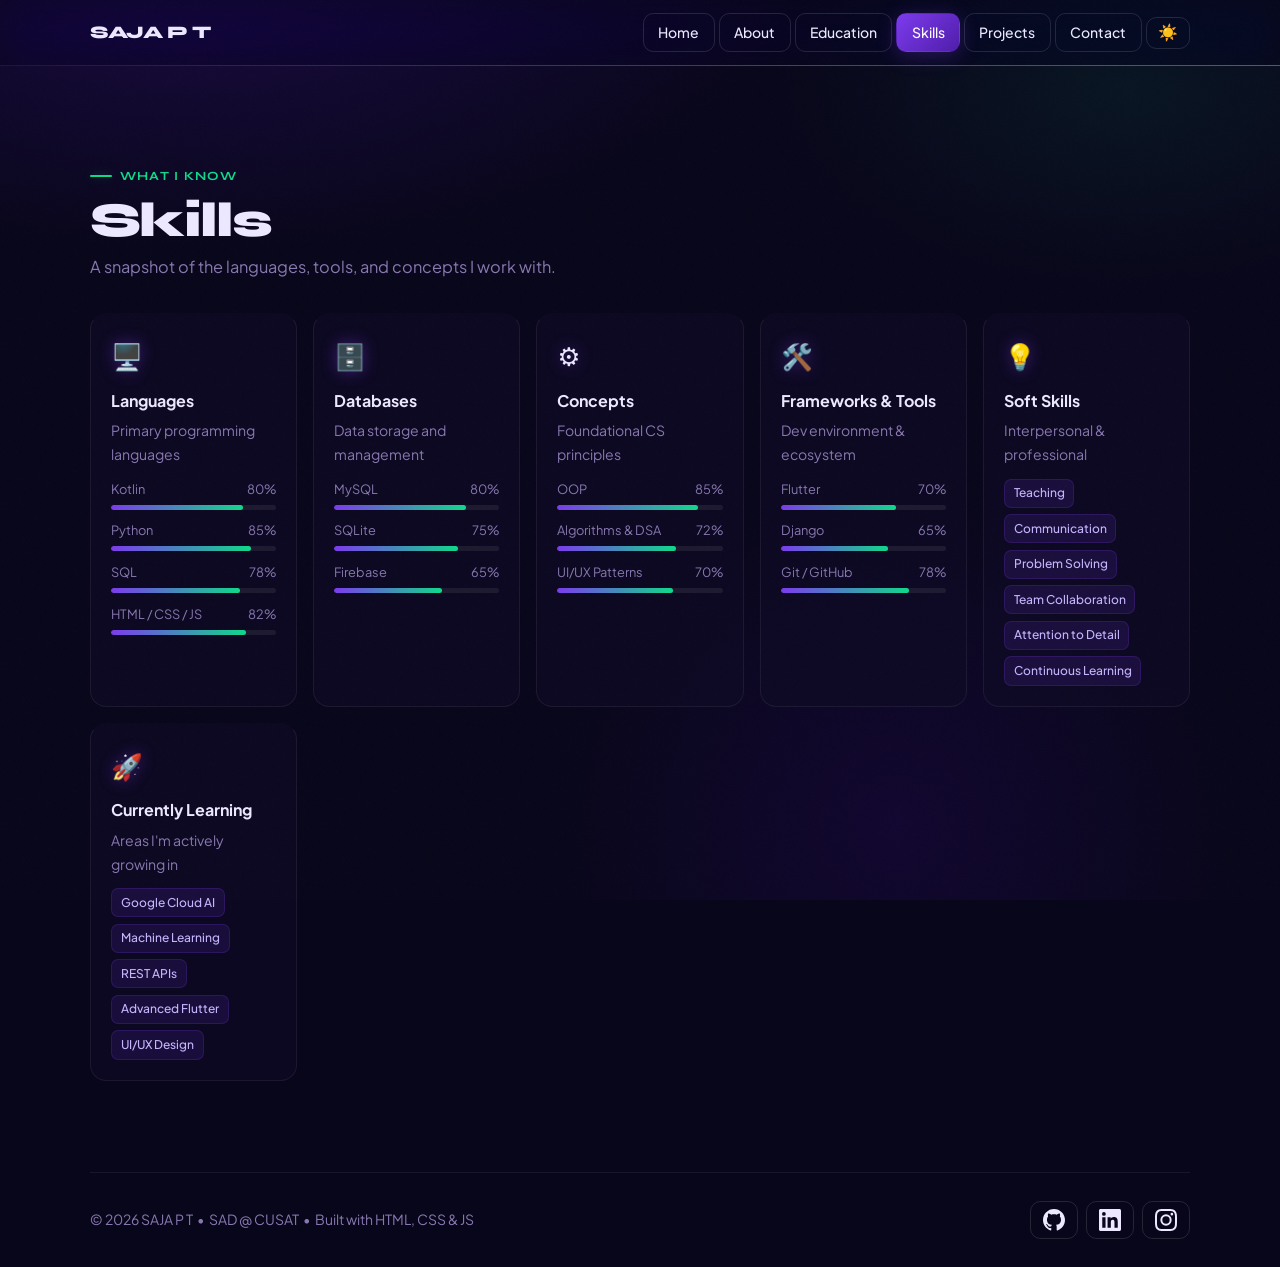
<file: skills.html>
<!doctype html>
<html lang="en" data-theme="dark">
<head>
  <meta charset="utf-8">
  <meta name="viewport" content="width=device-width, initial-scale=1">
  <title>Skills • SAJA P T</title>
  <meta name="description" content="Skills of SAJA P T — Kotlin, Python, SQL, HTML, CSS, JS, Flutter, Django, UI/UX.">
  <link rel="preconnect" href="https://fonts.googleapis.com">
  <link rel="preconnect" href="https://fonts.gstatic.com" crossorigin>
  <link href="https://fonts.googleapis.com/css2?family=Syne:wght@400;600;700;800&family=Plus+Jakarta+Sans:wght@400;500;600&family=JetBrains+Mono:wght@400;500&display=swap" rel="stylesheet">
  <link rel="stylesheet" href="css/styles.css">
</head>
<body>

  <header class="site-header">
    <div class="nav container">
      <a class="logo" href="index.html">SAJA P T</a>
      <div class="nav-right">
        <a class="btn" href="index.html">Home</a>
        <a class="btn" href="about.html">About</a>
        <a class="btn" href="education.html">Education</a>
        <a class="btn" href="skills.html">Skills</a>
        <a class="btn" href="projects.html">Projects</a>
        <a class="btn" href="contact.html">Contact</a>
        <button class="theme-toggle" aria-label="Toggle theme">☀️</button>
      </div>
    </div>
  </header>

  <main>
    <section class="section container" aria-labelledby="skills-title">

      <div class="page-title reveal">
        <p class="kicker">What I know</p>
        <h1 id="skills-title">Skills</h1>
        <p class="subtitle">A snapshot of the languages, tools, and concepts I work with.</p>
      </div>

      <!-- Skill cards with bar -->
      <div class="grid skills stagger reveal" style="margin-bottom:2rem">

        <div class="panel skill-panel">
          <span class="skill-icon">🖥️</span>
          <strong>Languages</strong>
          <p class="muted" style="font-size:.88rem;margin:.3rem 0 .75rem">Primary programming languages</p>
          <div class="skill-bar-wrap">
            <div class="skill-bar-label"><span>Kotlin</span><span>80%</span></div>
            <div class="skill-bar"><div class="skill-bar-fill" style="--w:80%"></div></div>
          </div>
          <div class="skill-bar-wrap">
            <div class="skill-bar-label"><span>Python</span><span>85%</span></div>
            <div class="skill-bar"><div class="skill-bar-fill" style="--w:85%;animation-delay:.1s"></div></div>
          </div>
          <div class="skill-bar-wrap">
            <div class="skill-bar-label"><span>SQL</span><span>78%</span></div>
            <div class="skill-bar"><div class="skill-bar-fill" style="--w:78%;animation-delay:.2s"></div></div>
          </div>
          <div class="skill-bar-wrap">
            <div class="skill-bar-label"><span>HTML / CSS / JS</span><span>82%</span></div>
            <div class="skill-bar"><div class="skill-bar-fill" style="--w:82%;animation-delay:.3s"></div></div>
          </div>
        </div>

        <div class="panel skill-panel">
          <span class="skill-icon">🗄️</span>
          <strong>Databases</strong>
          <p class="muted" style="font-size:.88rem;margin:.3rem 0 .75rem">Data storage and management</p>
          <div class="skill-bar-wrap">
            <div class="skill-bar-label"><span>MySQL</span><span>80%</span></div>
            <div class="skill-bar"><div class="skill-bar-fill" style="--w:80%"></div></div>
          </div>
          <div class="skill-bar-wrap">
            <div class="skill-bar-label"><span>SQLite</span><span>75%</span></div>
            <div class="skill-bar"><div class="skill-bar-fill" style="--w:75%;animation-delay:.1s"></div></div>
          </div>
          <div class="skill-bar-wrap">
            <div class="skill-bar-label"><span>Firebase</span><span>65%</span></div>
            <div class="skill-bar"><div class="skill-bar-fill" style="--w:65%;animation-delay:.2s"></div></div>
          </div>
        </div>

        <div class="panel skill-panel">
          <span class="skill-icon">⚙️</span>
          <strong>Concepts</strong>
          <p class="muted" style="font-size:.88rem;margin:.3rem 0 .75rem">Foundational CS principles</p>
          <div class="skill-bar-wrap">
            <div class="skill-bar-label"><span>OOP</span><span>85%</span></div>
            <div class="skill-bar"><div class="skill-bar-fill" style="--w:85%"></div></div>
          </div>
          <div class="skill-bar-wrap">
            <div class="skill-bar-label"><span>Algorithms & DSA</span><span>72%</span></div>
            <div class="skill-bar"><div class="skill-bar-fill" style="--w:72%;animation-delay:.1s"></div></div>
          </div>
          <div class="skill-bar-wrap">
            <div class="skill-bar-label"><span>UI/UX Patterns</span><span>70%</span></div>
            <div class="skill-bar"><div class="skill-bar-fill" style="--w:70%;animation-delay:.2s"></div></div>
          </div>
        </div>

        <div class="panel skill-panel">
          <span class="skill-icon">🛠️</span>
          <strong>Frameworks & Tools</strong>
          <p class="muted" style="font-size:.88rem;margin:.3rem 0 .75rem">Dev environment & ecosystem</p>
          <div class="skill-bar-wrap">
            <div class="skill-bar-label"><span>Flutter</span><span>70%</span></div>
            <div class="skill-bar"><div class="skill-bar-fill" style="--w:70%"></div></div>
          </div>
          <div class="skill-bar-wrap">
            <div class="skill-bar-label"><span>Django</span><span>65%</span></div>
            <div class="skill-bar"><div class="skill-bar-fill" style="--w:65%;animation-delay:.1s"></div></div>
          </div>
          <div class="skill-bar-wrap">
            <div class="skill-bar-label"><span>Git / GitHub</span><span>78%</span></div>
            <div class="skill-bar"><div class="skill-bar-fill" style="--w:78%;animation-delay:.2s"></div></div>
          </div>
        </div>

        <div class="panel skill-panel">
          <span class="skill-icon">💡</span>
          <strong>Soft Skills</strong>
          <p class="muted" style="font-size:.88rem;margin:.3rem 0 .75rem">Interpersonal & professional</p>
          <ul class="tags" style="margin:0">
            <li>Teaching</li>
            <li>Communication</li>
            <li>Problem Solving</li>
            <li>Team Collaboration</li>
            <li>Attention to Detail</li>
            <li>Continuous Learning</li>
          </ul>
        </div>

        <div class="panel skill-panel">
          <span class="skill-icon">🚀</span>
          <strong>Currently Learning</strong>
          <p class="muted" style="font-size:.88rem;margin:.3rem 0 .75rem">Areas I'm actively growing in</p>
          <ul class="tags" style="margin:0">
            <li>Google Cloud AI</li>
            <li>Machine Learning</li>
            <li>REST APIs</li>
            <li>Advanced Flutter</li>
            <li>UI/UX Design</li>
          </ul>
        </div>

      </div>

    </section>
  </main>
  <footer class="footer container">
  <p>© <span id="year"></span> SAJA P T &nbsp;•&nbsp; SAD @ CUSAT &nbsp;•&nbsp; Built with HTML, CSS &amp; JS</p>
  <ul class="social">
    <li>
      <a class="btn" href="https://github.com/Saja-abbas" target="_blank" rel="noopener" aria-label="GitHub">
        <svg xmlns="http://www.w3.org/2000/svg" width="22" height="22" viewBox="0 0 24 24" fill="currentColor">
          <path d="M12 0C5.37 0 0 5.37 0 12c0 5.3 3.438 9.8 8.205 11.385.6.113.82-.258.82-.577 0-.285-.01-1.04-.015-2.04-3.338.724-4.042-1.61-4.042-1.61-.546-1.385-1.335-1.755-1.335-1.755-1.087-.744.084-.729.084-.729 1.205.084 1.838 1.236 1.838 1.236 1.07 1.835 2.809 1.305 3.495.998.108-.776.417-1.305.76-1.605-2.665-.3-5.466-1.332-5.466-5.93 0-1.31.465-2.38 1.235-3.22-.135-.303-.54-1.523.105-3.176 0 0 1.005-.322 3.3 1.23.96-.267 1.98-.399 3-.405 1.02.006 2.04.138 3 .405 2.28-1.552 3.285-1.23 3.285-1.23.645 1.653.24 2.873.12 3.176.765.84 1.23 1.91 1.23 3.22 0 4.61-2.805 5.625-5.475 5.92.42.36.81 1.096.81 2.22 0 1.606-.015 2.896-.015 3.286 0 .315.21.69.825.57C20.565 21.795 24 17.295 24 12c0-6.63-5.37-12-12-12z"/>
        </svg>
      </a>
    </li>
    <li>
      <a class="btn" href="https://linkedin.com/in/saja-pt" target="_blank" rel="noopener" aria-label="LinkedIn">
        <svg xmlns="http://www.w3.org/2000/svg" width="22" height="22" viewBox="0 0 24 24" fill="currentColor">
          <path d="M20.447 20.452h-3.554v-5.569c0-1.328-.027-3.037-1.852-3.037-1.853 0-2.136 1.445-2.136 2.939v5.667H9.351V9h3.414v1.561h.046c.477-.9 1.637-1.85 3.37-1.85 3.601 0 4.267 2.37 4.267 5.455v6.286zM5.337 7.433a2.062 2.062 0 0 1-2.063-2.065 2.064 2.064 0 1 1 2.063 2.065zm1.782 13.019H3.555V9h3.564v11.452zM22.225 0H1.771C.792 0 0 .774 0 1.729v20.542C0 23.227.792 24 1.771 24h20.451C23.2 24 24 23.227 24 22.271V1.729C24 .774 23.2 0 22.222 0h.003z"/>
        </svg>
      </a>
    </li>
    <li>
      <a class="btn" href="https://instagram.com/saja_bbas" target="_blank" rel="noopener" aria-label="Instagram">
        <svg xmlns="http://www.w3.org/2000/svg" width="22" height="22" viewBox="0 0 24 24" fill="currentColor">
          <path d="M12 2.163c3.204 0 3.584.012 4.85.07 3.252.148 4.771 1.691 4.919 4.919.058 1.265.069 1.645.069 4.849 0 3.205-.012 3.584-.069 4.849-.149 3.225-1.664 4.771-4.919 4.919-1.266.058-1.644.07-4.85.07-3.204 0-3.584-.012-4.849-.07-3.26-.149-4.771-1.699-4.919-4.92-.058-1.265-.07-1.644-.07-4.849 0-3.204.013-3.583.07-4.849.149-3.227 1.664-4.771 4.919-4.919 1.266-.057 1.645-.069 4.849-.069zM12 0C8.741 0 8.333.014 7.053.072 2.695.272.273 2.69.073 7.052.014 8.333 0 8.741 0 12c0 3.259.014 3.668.072 4.948.2 4.358 2.618 6.78 6.98 6.98C8.333 23.986 8.741 24 12 24c3.259 0 3.668-.014 4.948-.072 4.354-.2 6.782-2.618 6.979-6.98.059-1.28.073-1.689.073-4.948 0-3.259-.014-3.667-.072-4.947-.196-4.354-2.617-6.78-6.979-6.98C15.668.014 15.259 0 12 0zm0 5.838a6.162 6.162 0 1 0 0 12.324 6.162 6.162 0 0 0 0-12.324zM12 16a4 4 0 1 1 0-8 4 4 0 0 1 0 8zm6.406-11.845a1.44 1.44 0 1 0 0 2.881 1.44 1.44 0 0 0 0-2.881z"/>
        </svg>
      </a>
    </li>
  </ul>
</footer>

  <script src="javascript/script.js" defer></script>
</body>
</html>
</file>
<file: css/styles.css>
/* ═══════════════════════════════════════════════
   SAJA P T — Portfolio Stylesheet
   Design: Deep Space / Refined Dark
   ═══════════════════════════════════════════════ */

/* ── Google Fonts ── */
@import url('https://fonts.googleapis.com/css2?family=Syne:wght@400;600;700;800&family=Plus+Jakarta+Sans:wght@400;500;600&family=JetBrains+Mono:wght@400;500&display=swap');

/* ── Design Tokens ── */
:root {
  --bg:         #08061a;
  --bg-2:       #0d0a24;
  --panel:      rgba(14, 10, 36, 0.72);
  --panel-s:    #0d0a26;
  --text:       #ece8ff;
  --muted:      #8878b0;
  --dim:        #5a4d80;
  --pri:        #7c3aed;
  --pri-light:  #9d6ef8;
  --pri-dark:   #4f1dab;
  --acc:        #0fd98a;
  --acc-dark:   #09a569;
  --danger:     #f43f5e;
  --border:     rgba(255,255,255,.065);
  --border-hi:  rgba(255,255,255,.12);
  --glow-pri:   rgba(124,58,237,.4);
  --glow-acc:   rgba(15,217,138,.3);
  --shadow:     0 20px 60px rgba(0,0,0,.55);
  --shadow-sm:  0 8px 24px rgba(0,0,0,.4);
  --r:          1rem;
  --r-sm:       .65rem;
  --r-lg:       1.35rem;
  --font-d:     'Syne', system-ui, sans-serif;
  --font-b:     'Plus Jakarta Sans', system-ui, sans-serif;
  --font-m:     'JetBrains Mono', ui-monospace, monospace;
  --ease:       cubic-bezier(.4,0,.2,1);
  --spring:     cubic-bezier(.34,1.56,.64,1);
  --t:          .22s;
  --ts:         .4s;
}

[data-theme="light"] {
  --bg:         #f2eeff;
  --bg-2:       #e8e0ff;
  --panel:      rgba(255,255,255,.8);
  --panel-s:    #ffffff;
  --text:       #180f36;
  --muted:      #6b5a9a;
  --dim:        #9485bc;
  --pri:        #6d28d9;
  --pri-light:  #7c3aed;
  --pri-dark:   #5b21b6;
  --acc:        #059669;
  --acc-dark:   #047857;
  --border:     rgba(0,0,0,.07);
  --border-hi:  rgba(0,0,0,.13);
  --glow-pri:   rgba(109,40,217,.25);
  --glow-acc:   rgba(5,150,105,.2);
  --shadow:     0 20px 60px rgba(80,40,200,.1);
  --shadow-sm:  0 8px 24px rgba(80,40,200,.07);
}

/* ── Keyframes ── */
@keyframes fadeUp   { from{opacity:0;transform:translateY(22px)} to{opacity:1;transform:none} }
@keyframes fadeIn   { from{opacity:0} to{opacity:1} }
@keyframes scaleIn  { from{opacity:0;transform:scale(.93)} to{opacity:1;transform:scale(1)} }
@keyframes slideX   { from{opacity:0;transform:translateX(-16px)} to{opacity:1;transform:none} }
@keyframes float    { 0%,100%{transform:translateY(0)} 50%{transform:translateY(-9px)} }
@keyframes pulse-ring {
  0%{box-shadow:0 0 0 0 var(--glow-pri)}
  70%{box-shadow:0 0 0 10px transparent}
  100%{box-shadow:0 0 0 0 transparent}
}
@keyframes shimmer-line {
  0%{background-position:-200% 0}
  100%{background-position:200% 0}
}
@keyframes spin-conic {
  from{transform:rotate(0)} to{transform:rotate(360deg)}
}
@keyframes bar-grow {
  from{width:0}
  to{width:var(--w)}
}
@keyframes dot-blink {
  0%,100%{opacity:.2} 50%{opacity:1}
}
@keyframes typewriter {
  from{clip-path:inset(0 100% 0 0)}
  to{clip-path:inset(0 0 0 0)}
}
@keyframes gradient-shift {
  0%{background-position:0% 50%}
  50%{background-position:100% 50%}
  100%{background-position:0% 50%}
}

/* ── Reset & Base ── */
*,*::before,*::after{box-sizing:border-box;margin:0;padding:0}
html{scroll-behavior:smooth;scroll-padding-top:76px;font-size:16px}

body {
  font-family: var(--font-b);
  color: var(--text);
  background: var(--bg);
  background-image:
    radial-gradient(ellipse 80vw 55vh at 15% -5%, rgba(90,25,210,.22) 0%, transparent 60%),
    radial-gradient(ellipse 50vw 40vh at 88% 10%, rgba(15,217,138,.07) 0%, transparent 55%),
    radial-gradient(ellipse 45vw 65vh at 70% 92%, rgba(70,10,170,.15) 0%, transparent 60%);
  background-attachment: fixed;
  line-height: 1.68;
  -webkit-font-smoothing: antialiased;
  transition: background-color var(--ts) var(--ease), color var(--ts) var(--ease);
  min-height: 100vh;
}

/* Grain */
body::after {
  content:'';
  position:fixed;
  inset:0;
  pointer-events:none;
  z-index:999;
  opacity:.022;
  background-image:url("data:image/svg+xml,%3Csvg viewBox='0 0 256 256' xmlns='http://www.w3.org/2000/svg'%3E%3Cfilter id='n'%3E%3CfeTurbulence type='fractalNoise' baseFrequency='.9' numOctaves='4' stitchTiles='stitch'/%3E%3C/filter%3E%3Crect width='100%25' height='100%25' filter='url(%23n)'/%3E%3C/svg%3E");
  background-size:160px;
}

.container { width:min(1100px,92%); margin-inline:auto; position:relative; z-index:1 }

/* ── HEADER ── */
.site-header {
  position:sticky;
  top:0;
  z-index:100;
  background: rgba(8,6,26,.55);
  backdrop-filter: saturate(200%) blur(20px);
  -webkit-backdrop-filter: saturate(200%) blur(20px);
  border-bottom: 1px solid var(--border);
  animation: fadeIn .5s var(--ease) both;
  transition: background var(--t);
}
[data-theme="light"] .site-header {
  background: rgba(240,234,255,.72);
}

/* shimmer border on header bottom */
.site-header::after {
  content:'';
  position:absolute;
  bottom:-1px; left:0; right:0;
  height:1px;
  background: linear-gradient(90deg, transparent 0%, var(--pri) 30%, var(--acc) 60%, transparent 100%);
  background-size:200% 100%;
  animation: shimmer-line 5s linear infinite;
  opacity:.6;
}

.nav {
  display:flex;
  align-items:center;
  justify-content:space-between;
  padding:.8rem 0;
  gap:1rem;
}

.logo {
  font-family: var(--font-d);
  font-weight:800;
  font-size:1.1rem;
  letter-spacing:-.02em;
  color: var(--text);
  text-decoration:none;
  position:relative;
  transition: color var(--t);
}
.logo::after {
  content:'';
  position:absolute;
  bottom:-2px; left:0;
  width:0; height:2px;
  background: linear-gradient(90deg, var(--pri), var(--acc));
  border-radius:2px;
  transition: width var(--spring) .3s;
}
.logo:hover::after { width:100% }

.nav-right {
  display:flex;
  gap:.25rem;
  align-items:center;
  flex-wrap:wrap;
}

/* ── BUTTONS ── */
.btn {
  display:inline-flex;
  align-items:center;
  gap:.4rem;
  border: 1px solid var(--border-hi);
  color: var(--text);
  padding:.44rem .9rem;
  border-radius: var(--r-sm);
  text-decoration:none;
  font-family: var(--font-b);
  font-size:.875rem;
  font-weight:500;
  cursor:pointer;
  background:transparent;
  position:relative;
  overflow:hidden;
  transition:
    background var(--t) var(--ease),
    border-color var(--t),
    color var(--t),
    transform var(--spring) .05s,
    box-shadow var(--t);
  white-space:nowrap;
}
.btn::before {
  content:'';
  position:absolute; inset:0;
  background:linear-gradient(135deg,rgba(255,255,255,.09) 0%,transparent 55%);
  opacity:0;
  transition: opacity var(--t);
  pointer-events:none;
}
.btn:hover { background:rgba(255,255,255,.06); transform:translateY(-1px); box-shadow:var(--shadow-sm) }
.btn:hover::before { opacity:1 }
.btn:active { transform:scale(.96) }

.btn.primary {
  background: linear-gradient(135deg, var(--pri), var(--pri-dark));
  border-color:transparent;
  color:#fff;
  box-shadow: 0 4px 18px rgba(124,58,237,.3);
}
.btn.primary:hover { box-shadow: 0 8px 30px var(--glow-pri); transform:translateY(-2px) }

.btn.glow {
  background: linear-gradient(135deg, var(--pri), var(--pri-dark));
  color:#fff;
  border:none;
  box-shadow: 0 6px 24px var(--glow-pri);
  animation: pulse-ring 2.5s ease infinite;
}
.btn.glow:hover {
  animation:none;
  box-shadow: 0 10px 36px var(--glow-pri);
  transform:translateY(-2px) scale(1.025);
}

.nav-right a.btn.active {
  background: linear-gradient(135deg, var(--pri), var(--pri-dark));
  border-color:transparent;
  color:#fff;
  box-shadow: 0 4px 20px rgba(124,58,237,.28);
}

.theme-toggle {
  background:none;
  border:1px solid var(--border-hi);
  color:var(--text);
  padding:.44rem .7rem;
  border-radius:var(--r-sm);
  cursor:pointer;
  font-size:1rem;
  line-height:1;
  transition: transform var(--spring), background var(--t), border-color var(--t);
}
.theme-toggle:hover {
  background:rgba(255,255,255,.07);
  transform: rotate(22deg) scale(1.12);
}

/* ── HERO ── */
.hero {
  display:grid;
  grid-template-columns: 1.15fr .85fr;
  gap:2.5rem;
  align-items:center;
  padding:4.5rem 0 3rem;
}
.hero > *:first-child { animation: fadeUp .7s .1s var(--ease) both }
.hero > *:last-child  { animation: scaleIn .7s .25s var(--ease) both }

.kicker {
  display:inline-flex;
  align-items:center;
  gap:.5rem;
  color: var(--acc);
  font-weight:700;
  letter-spacing:.1em;
  text-transform:uppercase;
  font-size:.78rem;
  font-family: var(--font-d);
}
.kicker::before {
  content:'';
  display:inline-block;
  width:22px; height:2px;
  background:var(--acc);
  border-radius:2px;
  box-shadow:0 0 10px var(--glow-acc);
}

h1 {
  font-family: var(--font-d);
  font-size: clamp(2rem, 3.8vw, 3.2rem);
  line-height:1.13;
  letter-spacing:-.035em;
  font-weight:800;
  margin:.4rem 0 1rem;
  background: linear-gradient(135deg, var(--text) 30%, rgba(180,150,255,.75) 100%);
  background-size:200% 200%;
  -webkit-background-clip:text;
  -webkit-text-fill-color:transparent;
  background-clip:text;
}

h2 {
  font-family: var(--font-d);
  font-size:1.55rem;
  font-weight:700;
  letter-spacing:-.025em;
  margin:0 0 1.25rem;
}

h3 {
  font-family: var(--font-d);
  font-size:1.05rem;
  font-weight:700;
  letter-spacing:-.015em;
  margin:0 0 .4rem;
}

.subtitle {
  color:var(--muted);
  max-width:58ch;
  font-size:1.02rem;
  line-height:1.7;
}

.cta { margin-top:1.25rem; display:flex; gap:.75rem; flex-wrap:wrap }

.pill {
  display:inline-block;
  padding:.28rem .6rem;
  border:1px solid var(--border-hi);
  border-radius:999px;
  margin:.5rem .3rem 0 0;
  font-size:.78rem;
  color:var(--muted);
  background:rgba(255,255,255,.03);
  transition: background var(--t), border-color var(--t), color var(--t), transform var(--spring);
  cursor:default;
}
.pill:hover {
  background: rgba(124,58,237,.14);
  border-color: rgba(124,58,237,.4);
  color:#c4b5fd;
  transform:translateY(-2px) scale(1.04);
}

/* Code card */
.code-card {
  background: linear-gradient(160deg, #100824, #090518);
  border:1px solid var(--border);
  border-radius: var(--r-lg);
  box-shadow: var(--shadow), 0 0 70px rgba(124,58,237,.1);
  position:relative;
  overflow:hidden;
  animation: float 6s ease-in-out infinite;
  transition: box-shadow var(--t), transform var(--t);
}
.code-card:hover {
  animation-play-state:paused;
  box-shadow: var(--shadow), 0 0 90px rgba(124,58,237,.2);
  transform:scale(1.01);
}
/* Top gradient line */
.code-card::before {
  content:'';
  position:absolute;
  top:0; left:0; right:0; height:1px;
  background: linear-gradient(90deg, transparent, rgba(124,58,237,.7), rgba(15,217,138,.5), transparent);
}
/* Terminal dots */
.code-card::after {
  content:'⬤ ⬤ ⬤';
  position:absolute;
  top:.75rem; left:.9rem;
  font-size:.38rem;
  letter-spacing:.45em;
  color:rgba(255,255,255,.18);
  pointer-events:none;
}
.code {
  font-family: var(--font-m);
  font-size:.85rem;
  color:#c4b8f0;
  padding:2.1rem 1.3rem 1.2rem;
  display:block;
  overflow:auto;
  line-height:1.8;
}
.code .kw  { color:#c792ea }
.code .fn  { color:#82aaff }
.code .str { color:#c3e88d }
.code .co  { color:#5a6a7a; font-style:italic }

/* ── SECTIONS ── */
.section { padding:2.75rem 0 }

.section-header {
  display:flex;
  align-items:baseline;
  justify-content:space-between;
  gap:1rem;
  margin-bottom:1.5rem;
  flex-wrap:wrap;
}
.section h2 {
  margin:0;
  position:relative;
  display:inline-block;
}
.section h2::after {
  content:'';
  position:absolute;
  bottom:-5px; left:0;
  width:38%; height:2px;
  background: linear-gradient(90deg, var(--pri), transparent);
  border-radius:2px;
}

.muted { color:var(--muted) }

/* ── GRID / PANEL ── */
.grid { display:grid; gap:1rem }
.skills   { grid-template-columns:repeat(auto-fit, minmax(200px, 1fr)) }
.projects { grid-template-columns:repeat(auto-fit, minmax(280px, 1fr)) }

.panel {
  background: var(--panel);
  border: 1px solid var(--border);
  border-radius: var(--r);
  padding: 1.25rem;
  backdrop-filter: blur(14px);
  -webkit-backdrop-filter: blur(14px);
  position:relative;
  overflow:hidden;
  transition:
    transform var(--spring) .04s,
    box-shadow var(--t),
    border-color var(--t);
}
.panel::before {
  content:'';
  position:absolute; inset:0;
  background: linear-gradient(135deg, rgba(124,58,237,.06) 0%, transparent 55%);
  opacity:0;
  transition: opacity var(--t);
  pointer-events:none;
}
.panel:hover {
  transform: translateY(-4px);
  box-shadow: var(--shadow-sm), 0 0 34px rgba(124,58,237,.12);
  border-color: rgba(124,58,237,.28);
}
.panel:hover::before { opacity:1 }

/* Skill panel accent top line */
.skill-panel {
  border-top: 2px solid transparent;
  transition: border-color var(--t), transform var(--spring), box-shadow var(--t);
}
.skill-panel:hover { border-color: var(--pri) }

.skill-icon {
  font-size:1.6rem;
  margin-bottom:.6rem;
  display:block;
  filter: drop-shadow(0 0 8px rgba(124,58,237,.4));
  transition: transform var(--spring);
}
.panel:hover .skill-icon { transform: scale(1.15) rotate(-3deg) }

/* ── TAGS ── */
.tags {
  list-style:none;
  display:flex;
  gap:.4rem;
  margin:.8rem 0 0;
  padding:0;
  flex-wrap:wrap;
}
.tags li {
  font-size:.75rem;
  font-weight:500;
  padding:.22rem .55rem;
  border-radius:.45rem;
  background:rgba(124,58,237,.13);
  color:#c4b5fd;
  border:1px solid rgba(124,58,237,.2);
  transition: background var(--t), transform var(--spring);
}
.tags li:hover {
  background:rgba(124,58,237,.28);
  transform:scale(1.06);
}

/* ── CARD ── */
.card {
  background: var(--panel);
  border:1px solid var(--border);
  border-radius: var(--r-lg);
  padding:1.75rem;
  backdrop-filter: blur(16px);
  -webkit-backdrop-filter: blur(16px);
  box-shadow: var(--shadow);
  position:relative;
  overflow:hidden;
  transition: box-shadow var(--t), border-color var(--t);
}
.card::before {
  content:'';
  position:absolute;
  top:0; left:0;
  width:100%; height:3px;
  background: linear-gradient(90deg, var(--pri), var(--acc));
  opacity:.6;
}
.card:hover {
  box-shadow: var(--shadow), 0 0 50px rgba(124,58,237,.12);
  border-color: rgba(124,58,237,.22);
}

/* ── CONTACT ── */
.contact-wrap {
  display:grid;
  grid-template-columns:1.2fr .8fr;
  gap:1.25rem;
}
@media(max-width:900px){ .contact-wrap{ grid-template-columns:1fr } }

/* Fields */
.field { position:relative; margin-bottom:1rem }
.field:last-child { margin-bottom:0 }

.field input,
.field textarea {
  width:100%;
  background: rgba(10,6,28,.65);
  color:var(--text);
  border:1px solid var(--border-hi);
  border-radius:.75rem;
  padding:1.1rem 1rem .85rem;
  font-family:var(--font-b);
  font-size:.93rem;
  transition: border-color var(--t), box-shadow var(--t), background var(--t);
  resize:vertical;
}
[data-theme="light"] .field input,
[data-theme="light"] .field textarea {
  background:rgba(255,255,255,.75);
  color:#180f36;
  border-color:rgba(0,0,0,.1);
}
.field label {
  position:absolute;
  left:1rem; top:1rem;
  color:var(--muted);
  pointer-events:none;
  font-size:.93rem;
  transition: top .16s var(--ease), font-size .16s, color .16s, letter-spacing .16s;
  background:transparent;
}
.field input:focus,
.field textarea:focus {
  outline:none;
  border-color:var(--pri);
  box-shadow: 0 0 0 3px rgba(124,58,237,.2), 0 4px 20px rgba(0,0,0,.25);
  background:rgba(124,58,237,.04);
}
.field input:not(:placeholder-shown)+label,
.field textarea:not(:placeholder-shown)+label,
.field input:focus+label,
.field textarea:focus+label {
  top:.32rem;
  font-size:.7rem;
  color:var(--pri-light);
  letter-spacing:.04em;
}

.form-row {
  display:grid;
  grid-template-columns:1fr 1fr;
  gap:1rem;
}
@media(max-width:720px){ .form-row{ grid-template-columns:1fr } }

.form-actions {
  display:flex;
  gap:.75rem;
  align-items:center;
  justify-content:flex-end;
  margin-top:1.25rem;
}

/* ── ABOUT ── */
.about-intro {
  max-width:70ch;
  line-height:1.8;
  margin-bottom:1.75rem;
}
.about-intro p { margin-bottom:.75rem; color:var(--muted) }
.about-intro p:last-child { color:var(--text) }

.about-grid {
  display:grid;
  grid-template-columns:240px 1fr;
  gap:1.25rem;
  align-items:start;
}
@media(max-width:900px){ .about-grid{ grid-template-columns:1fr } }

.avatar {
  margin:0;
  background:var(--panel);
  border:1px solid var(--border);
  border-radius:var(--r-lg);
  padding:1rem;
  display:flex;
  align-items:center;
  justify-content:center;
  box-shadow:var(--shadow);
  position:relative;
  overflow:visible;
}
/* Spinning conic ring on hover */
.avatar .ring {
  position:absolute;
  inset:-3px;
  border-radius:calc(var(--r-lg) + 3px);
  background: conic-gradient(from 0deg, var(--pri) 0%, var(--acc) 40%, #e879f9 70%, var(--pri) 100%);
  opacity:0;
  animation: spin-conic 4s linear infinite;
  transition: opacity var(--ts);
  z-index:-1;
  border-radius:calc(var(--r-lg) + 3px);
}
.avatar:hover .ring { opacity:.7 }
.avatar img {
  display:block;
  width:100%;
  max-width:210px;
  aspect-ratio:1/1;
  object-fit:cover;
  border-radius:50%;
  border:3px solid rgba(255,255,255,.08);
  transition: transform var(--spring), box-shadow var(--t);
}
.avatar:hover img {
  transform:scale(1.04);
  box-shadow:0 0 36px var(--glow-pri);
}

.personal-grid {
  display:grid;
  grid-template-columns:repeat(2, minmax(200px,1fr));
  gap:.8rem 1.25rem;
}
.personal-grid dt {
  font-size:.78rem;
  font-weight:600;
  text-transform:uppercase;
  letter-spacing:.07em;
  color:var(--muted);
  margin-bottom:.2rem;
}
.personal-grid dd { margin:0; font-size:.95rem }
@media(max-width:640px){ .personal-grid{ grid-template-columns:1fr } }

/* ── EDUCATION ── */
.list-edu {
  list-style:none;
  padding:0; margin:0;
  display:grid;
  gap:1rem;
}
.list-edu li {
  background:var(--panel);
  border:1px solid var(--border);
  border-left:3px solid var(--pri);
  border-radius:var(--r);
  padding:1.25rem 1.35rem;
  backdrop-filter:blur(12px);
  position:relative;
  transition: transform var(--spring), box-shadow var(--t), border-color var(--t);
}
.list-edu li:hover {
  transform:translateX(5px);
  box-shadow:var(--shadow-sm), -5px 0 30px rgba(124,58,237,.1);
  border-left-color:var(--acc);
}
.list-edu .edu-year {
  font-size:.78rem;
  font-family:var(--font-m);
  color:var(--muted);
  margin-top:.4rem;
  display:inline-block;
  padding:.15rem .5rem;
  border:1px solid var(--border-hi);
  border-radius:.4rem;
  background:rgba(255,255,255,.04);
}
.list-edu strong { font-size:1.02rem; font-family:var(--font-d); letter-spacing:-.01em }

/* ── SKILL BAR ── */
.skill-bar-wrap { margin-top:.65rem }
.skill-bar-label {
  display:flex;
  justify-content:space-between;
  font-size:.8rem;
  margin-bottom:.3rem;
  color:var(--muted);
}
.skill-bar {
  height:5px;
  background:rgba(255,255,255,.07);
  border-radius:99px;
  overflow:hidden;
}
.skill-bar-fill {
  height:100%;
  background: linear-gradient(90deg, var(--pri), var(--acc));
  border-radius:99px;
  width:var(--w);
  animation: bar-grow .9s var(--ease) both;
  animation-play-state:paused;
}
.reveal.visible .skill-bar-fill { animation-play-state:running }

/* ── CONTACT ASIDE ── */
.contact-aside p { margin:.4rem 0; font-size:.92rem }
.contact-aside strong { color:var(--text) }
.contact-aside a {
  color:var(--pri-light);
  text-decoration:none;
  position:relative;
  transition:color var(--t);
}
.contact-aside a::after {
  content:'';
  position:absolute;
  bottom:-1px; left:0;
  width:0; height:1px;
  background:var(--pri-light);
  transition:width var(--spring);
}
.contact-aside a:hover { color:#d0bdff }
.contact-aside a:hover::after { width:100% }

.aside-info {
  display:flex;
  align-items:flex-start;
  gap:.65rem;
  padding:.65rem 0;
  border-bottom:1px solid var(--border);
}
.aside-info:last-of-type { border-bottom:none }
.aside-icon {
  width:2rem;
  height:2rem;
  background:rgba(124,58,237,.13);
  border:1px solid rgba(124,58,237,.22);
  border-radius:.5rem;
  display:grid;
  place-items:center;
  font-size:.95rem;
  flex-shrink:0;
  transition:background var(--t), transform var(--spring);
}
.aside-info:hover .aside-icon {
  background:rgba(124,58,237,.25);
  transform:scale(1.1);
}

/* ── PROJECT CARD ── */
.project-card {
  display:flex;
  flex-direction:column;
}
.project-card .project-body { flex:1 }
.project-card h3 {
  font-size:1.08rem;
  margin-bottom:.5rem;
}
.project-card .proj-links {
  display:flex;
  gap:.6rem;
  margin-top:1rem;
  flex-wrap:wrap;
}
.proj-link {
  font-size:.82rem;
  font-weight:600;
  color:var(--pri-light);
  text-decoration:none;
  display:inline-flex;
  align-items:center;
  gap:.3rem;
  padding:.3rem .6rem;
  border:1px solid rgba(124,58,237,.28);
  border-radius:.45rem;
  background:rgba(124,58,237,.07);
  transition: background var(--t), border-color var(--t), transform var(--spring);
}
.proj-link:hover {
  background:rgba(124,58,237,.18);
  border-color:rgba(124,58,237,.5);
  transform:translateY(-2px);
}

/* ── CONTACT LINK PANEL ── */
.contact-link-panel {
  display:grid;
  gap:.6rem;
}
.contact-link-item {
  display:flex;
  align-items:center;
  gap:.85rem;
  padding:.75rem 1rem;
  border:1px solid var(--border);
  border-radius:var(--r-sm);
  background:rgba(255,255,255,.03);
  text-decoration:none;
  color:var(--text);
  transition: background var(--t), border-color var(--t), transform var(--spring);
}
.contact-link-item:hover {
  background:rgba(124,58,237,.1);
  border-color:rgba(124,58,237,.3);
  transform:translateX(4px);
}
.contact-link-item .cli-icon {
  width:2.2rem; height:2.2rem;
  border-radius:.5rem;
  background:rgba(124,58,237,.15);
  display:grid;
  place-items:center;
  font-size:1.05rem;
  flex-shrink:0;
}
.contact-link-item .cli-text { font-size:.9rem }
.contact-link-item .cli-label { font-size:.74rem; color:var(--muted) }

/* ── FOOTER ── */
.footer {
  border-top:1px solid var(--border);
  padding:1.75rem 0;
  margin-top:1rem;
  color:var(--muted);
  display:flex;
  justify-content:space-between;
  align-items:center;
  gap:1rem;
  flex-wrap:wrap;
  font-size:.875rem;
}

.social {
  list-style:none;
  display:flex;
  gap:.5rem;
  margin:0; padding:0;
}
.social a.btn {
  padding:.42rem .75rem;
  font-size:.82rem;
}

/* ── SCROLL REVEAL ── */
.reveal {
  opacity:0;
  transform:translateY(20px);
  transition: opacity .65s var(--ease), transform .65s var(--ease);
  will-change:opacity,transform;
}
.reveal.visible { opacity:1; transform:none }

/* Stagger children */
.stagger > * {
  opacity:0;
  transform:translateY(14px);
  transition: opacity .5s var(--ease), transform .5s var(--ease);
}
.stagger.visible > *:nth-child(1){opacity:1;transform:none;transition-delay:.04s}
.stagger.visible > *:nth-child(2){opacity:1;transform:none;transition-delay:.11s}
.stagger.visible > *:nth-child(3){opacity:1;transform:none;transition-delay:.18s}
.stagger.visible > *:nth-child(4){opacity:1;transform:none;transition-delay:.25s}
.stagger.visible > *:nth-child(5){opacity:1;transform:none;transition-delay:.32s}
.stagger.visible > *:nth-child(6){opacity:1;transform:none;transition-delay:.39s}

/* ── HERO STAT ── */
.hero-stats {
  display:flex;
  gap:2rem;
  margin-top:1.75rem;
  flex-wrap:wrap;
}
.stat-item { text-align:left }
.stat-num {
  font-family:var(--font-d);
  font-size:2rem;
  font-weight:800;
  color:var(--pri-light);
  line-height:1;
  animation:fadeUp .6s .4s var(--ease) both;
}
.stat-label {
  font-size:.78rem;
  color:var(--muted);
  margin-top:.2rem;
  text-transform:uppercase;
  letter-spacing:.07em;
}

/* ── PAGE TITLE BLOCK ── */
.page-title {
  padding:3rem 0 0;
  animation:fadeUp .6s .1s var(--ease) both;
}
.page-title h1 {
  margin-bottom:.3rem;
}
.page-title .subtitle { margin-bottom:2rem }

/* ── MISC ── */
::selection { background:rgba(124,58,237,.35); color:#fff }

:focus-visible {
  outline:2px solid var(--pri);
  outline-offset:3px;
  border-radius:4px;
}

::-webkit-scrollbar { width:7px; height:7px }
::-webkit-scrollbar-track { background:var(--bg-2) }
::-webkit-scrollbar-thumb {
  background:rgba(124,58,237,.35);
  border-radius:99px;
  border:2px solid var(--bg-2);
}
::-webkit-scrollbar-thumb:hover { background:var(--pri) }

/* ── RESPONSIVE ── */
@media(max-width:900px) {
  .hero {
    grid-template-columns:1fr;
    padding:3rem 0 2.25rem;
  }
  .hero > *:last-child {
    max-width:440px;
    margin:0 auto;
    width:100%;
  }
  .hero-stats { gap:1.25rem }
}

@media(max-width:640px) {
  h1 { font-size:clamp(1.75rem, 6vw, 2.4rem) }
  .nav-right {
    gap:.15rem;
  }
  .nav-right .btn { padding:.38rem .6rem; font-size:.8rem }
}

/* Reduce motion */
@media(prefers-reduced-motion:reduce) {
  *,*::before,*::after {
    animation-duration:.01ms!important;
    animation-iteration-count:1!important;
    transition-duration:.01ms!important;
  }
}


.social a:hover svg { color: #0A66C2; } /* LinkedIn blue */
.social li:nth-child(1) a:hover svg { color: #1DB954; } /* or your GitHub color */
.social li:nth-child(3) a:hover svg { color: #E1306C; } /* Instagram pink */
</file>
